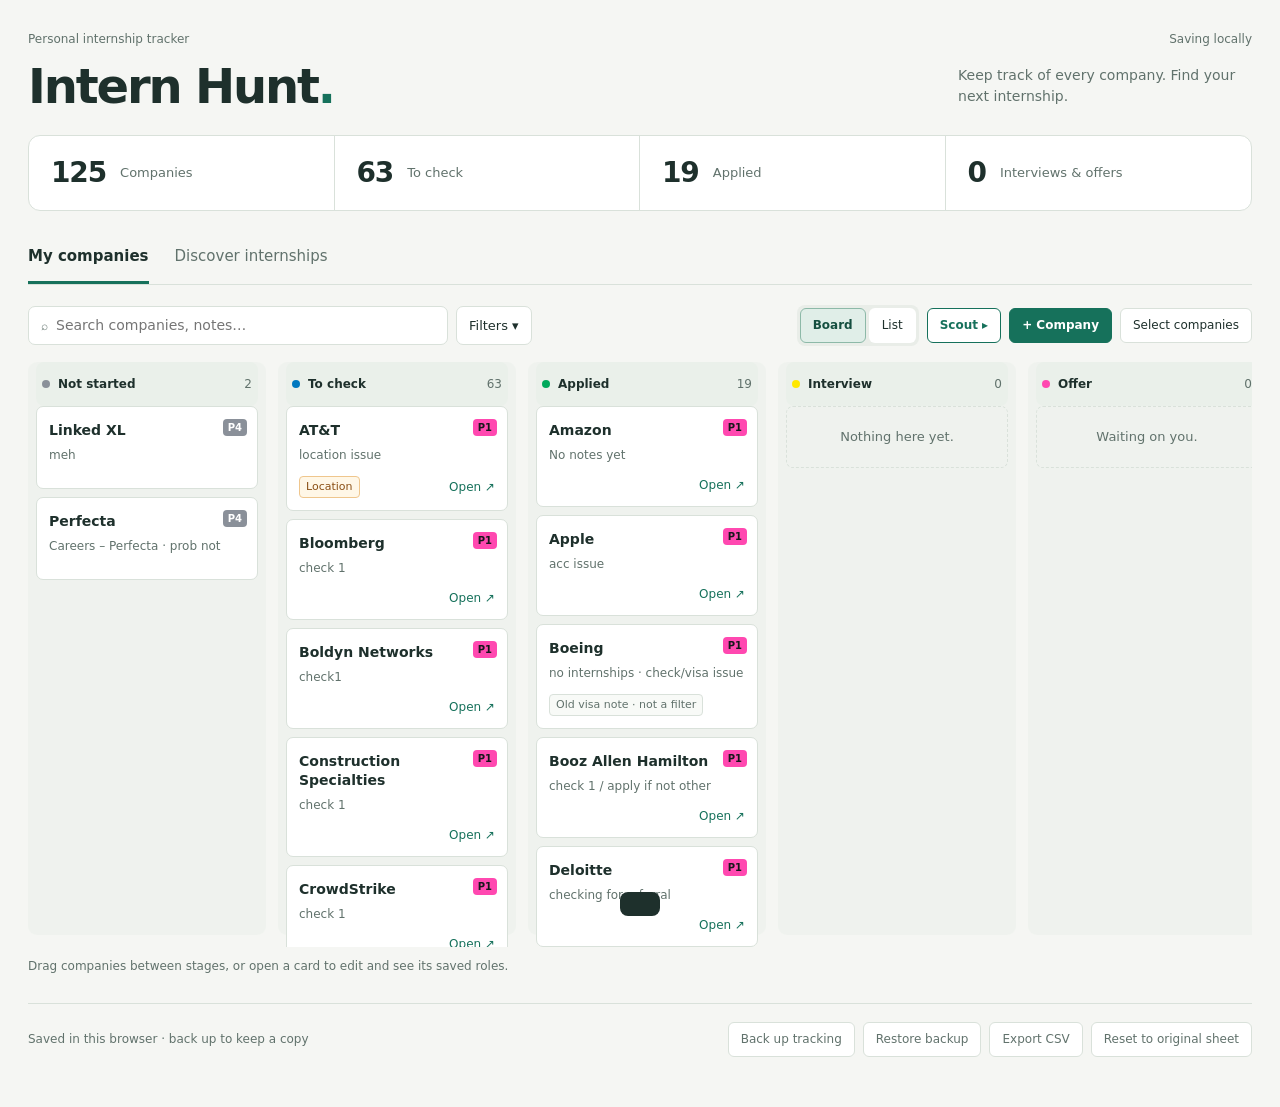
<file: index.html>
<!doctype html>
<html lang="en">
<head>
  <meta charset="utf-8">
  <meta name="viewport" content="width=device-width, initial-scale=1">
  <meta http-equiv="refresh" content="0; url=intern-hunt.html">
  <title>Intern Hunt</title>
</head>
<body>
  <p>Opening <a href="intern-hunt.html">Intern Hunt</a>&hellip;</p>
</body>
</html>
</file>
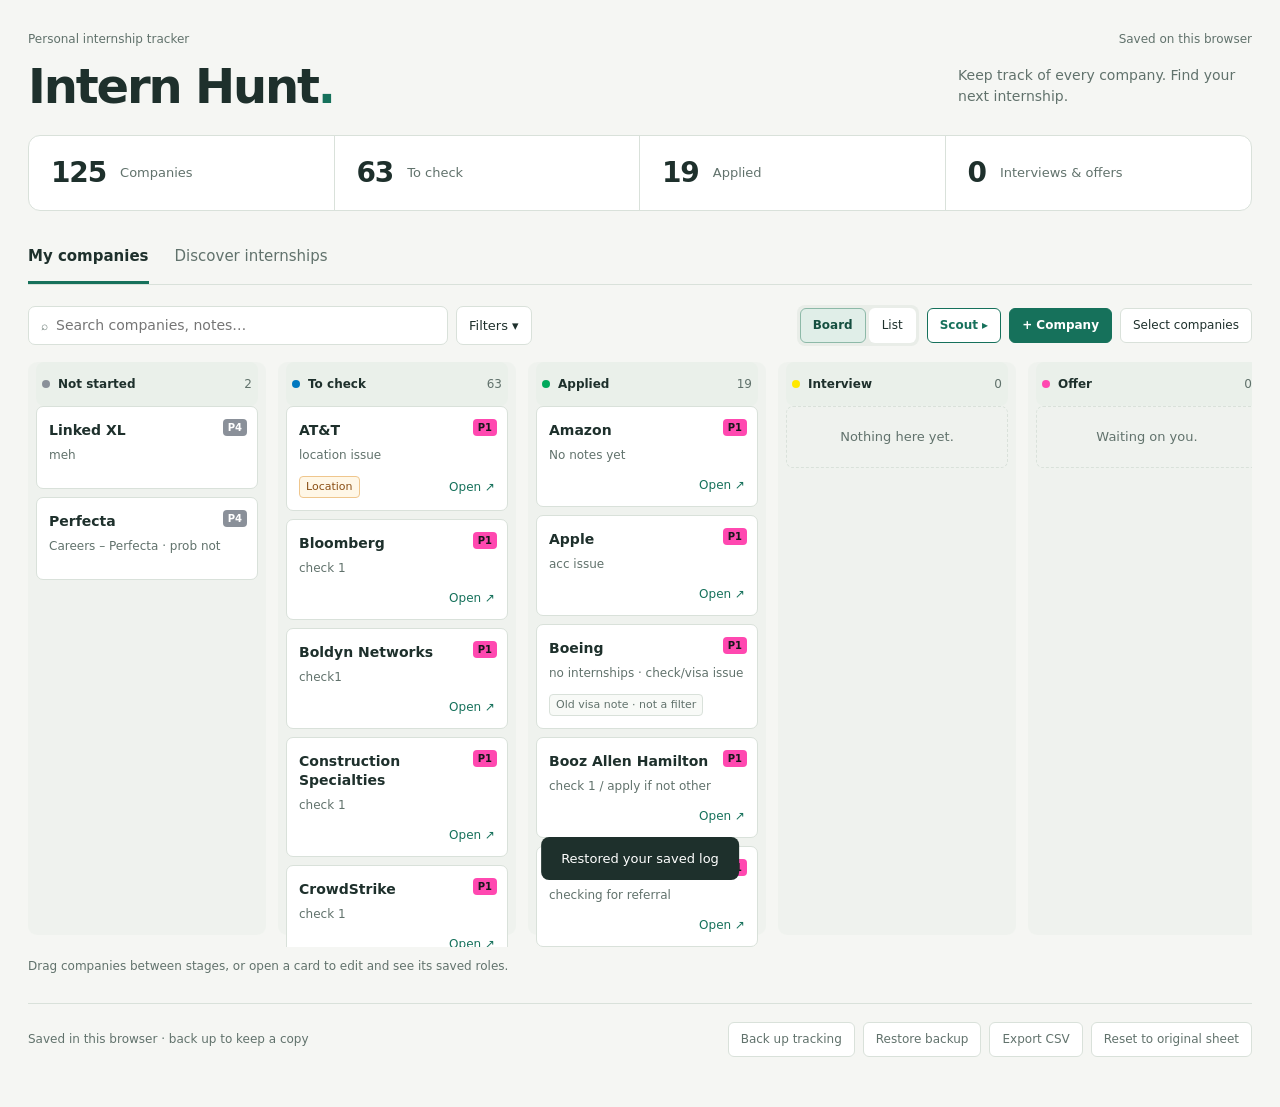
<file: intern-hunt.html>
<!doctype html>
<html lang="en">
<meta charset="utf-8">
<meta name="viewport" content="width=device-width, initial-scale=1">
<title>Intern Hunt</title>
<style>
:root{--paper:#f5f6f3;--panel:#fff;--ink:#1e302c;--ink-soft:#61726c;--rule:#d9e1da;--green:#16715b;--blue:#246c9c;--orange:#a74724;--pink:#16715b;--font-b:system-ui,-apple-system,"Segoe UI",sans-serif;--font-m:var(--font-b);--font-d:var(--font-b)}
*{box-sizing:border-box;margin:0;padding:0}
[hidden]{display:none!important}
html{-webkit-text-size-adjust:100%}
body{background:var(--paper);color:var(--ink);font:15px/1.5 var(--font-b);padding-bottom:50px}
button,input,select,textarea{font:inherit;color:inherit}
button,summary{cursor:pointer}
button{background:none;border:none}
button:disabled{opacity:.5;cursor:default}
a{color:var(--green)}
:focus-visible{outline:3px solid #3484b5;outline-offset:3px}
.wrap{max-width:1480px;margin:auto;padding:0 28px}
.mono{font-size:12px;color:var(--ink-soft)}
.masthead{padding:30px 0 22px}
.eyebrow{display:flex;justify-content:space-between;gap:16px;flex-wrap:wrap;font-size:12px;color:var(--ink-soft)}
.title-row{display:flex;align-items:center;justify-content:space-between;gap:24px;margin-top:12px}
h1{font-size:clamp(32px,5vw,48px);letter-spacing:-.045em;line-height:1.1;font-weight:750}
.title-dot{color:var(--green)}.tagline{max-width:33ch;color:var(--ink-soft);font-size:14px}
.score{display:grid;grid-template-columns:repeat(4,1fr);border:1px solid var(--rule);border-radius:12px;background:white;overflow:hidden;margin-bottom:24px}
.stat{padding:16px 22px;border-right:1px solid var(--rule);display:flex;align-items:center;gap:14px}.stat:last-child{border:0}
.stat .n{font-size:28px;font-weight:650;letter-spacing:-.04em}.stat .l{font-size:13px;color:var(--ink-soft)}
.page-tabs{display:flex;gap:26px;border-bottom:1px solid var(--rule);margin-bottom:4px}
.page-tabs button{padding:10px 0 14px;border-bottom:3px solid transparent;color:var(--ink-soft);font-size:15px}
.page-tabs button[aria-pressed=true]{border-color:var(--green);color:var(--ink);font-weight:650}
.toolbar{display:flex;flex-wrap:wrap;align-items:center;gap:8px;padding:16px 0;position:sticky;top:0;background:var(--paper);z-index:60}
.search{flex:1 1 230px;max-width:420px;min-width:180px;display:flex;align-items:center;gap:8px;padding:8px 12px;border:1px solid var(--rule);border-radius:7px;background:white}
.search input{border:0;background:none;min-width:0;width:100%;font-size:14px;outline:none}.search:focus-within{outline:2px solid var(--green)}
.chips{display:flex;gap:6px;flex-wrap:wrap}.spacer{flex:1}
.chip,.btn,.mini,.danger,.seg button,.tabs button,.more{font-size:12px;padding:8px 12px;border:1px solid var(--rule);background:white;border-radius:6px;white-space:normal;line-height:1.4}
.chip[aria-pressed=true],.seg button[aria-pressed=true],.tabs button[aria-pressed=true]{background:#e0eee8;border-color:#8db9a8;color:#154f40;font-weight:600}
.btn,.mini.add{background:var(--green);color:white;border-color:var(--green);font-weight:600}
.btn.ghost{background:white;color:var(--green)}
button:hover:not(:disabled){filter:brightness(.96)}
.danger{border-color:#e6b8a9;color:#9b3624}.mini{text-decoration:none;display:inline-block}.mini.done{color:var(--ink-soft);background:#eef2ef;pointer-events:none}
.seg{display:flex;gap:3px;padding:3px;background:#e9ede8;border-radius:8px}.seg button{border-color:transparent}
.filter-menu{position:relative;font-size:13px}.filter-menu>summary{padding:9px 12px;border:1px solid var(--rule);border-radius:7px;background:white;list-style:none}.filter-menu>summary:after{content:" ▾"}
.filter-options{position:absolute;top:46px;left:0;width:300px;background:white;border:1px solid var(--rule);box-shadow:0 8px 24px #20392a18;border-radius:9px;padding:16px;display:flex;flex-direction:column;align-items:flex-start;gap:10px}
.filter-options small{color:var(--ink-soft);font-size:12px}
.board{display:flex;gap:12px;overflow:auto;align-items:stretch;scrollbar-width:thin;padding-bottom:12px;max-height:65vh}
.col{flex:1 0 238px;min-width:238px;background:#eaf0ea80;border-radius:9px;padding:0 8px 8px}
.col-head{padding:13px 6px;display:flex;align-items:center;gap:8px;position:sticky;top:0;background:#eaf0ea!important;z-index:2;border-radius:8px}
.col-head h2{font-size:12px;font-weight:650;flex:1}.dot{width:8px;height:8px;border-radius:50%}.ct{font-size:12px;color:var(--ink-soft)}
.col-body{display:flex;flex-direction:column;gap:8px;min-height:140px}.col-body.over{outline:2px dashed var(--green);outline-offset:3px}
.card{position:relative;padding:14px 12px 12px;border:1px solid var(--rule);border-radius:7px;background:white;cursor:grab}
.card:hover{border-color:#8caf9c;box-shadow:0 2px 6px #20392a0c}.card.dragging{opacity:.4}
.card .pri{position:absolute;top:12px;right:10px;border-radius:4px;font-size:10px;padding:1px 5px;font-weight:600}
.card h3{font-size:14px;line-height:1.35;padding-right:32px;font-weight:650}
.card .sub{font-size:12px;color:var(--ink-soft);margin-top:6px;overflow:hidden;white-space:nowrap;text-overflow:ellipsis}
.card .foot{display:flex;flex-wrap:wrap;align-items:center;gap:6px;margin-top:12px}.card .go{font-size:12px;margin-left:auto;text-decoration:none}
.tagx,.pill{display:inline-block;border-radius:4px;font-size:11px;padding:2px 6px;border:1px solid var(--rule);color:var(--ink-soft);background:#f8faf7}
.tagx.warn{border-color:#efc68d;background:#fff7e7;color:#8a4f15}.tagx.new{background:#e8f3ed;color:#166148}
.empty{padding:20px 10px;color:var(--ink-soft);font-size:13px;text-align:center;border:1px dashed var(--rule);border-radius:7px}
#main{overflow-x:auto}.board-help{font-size:12px;color:var(--ink-soft);margin-top:10px}
table{width:100%;border-collapse:collapse;background:white;border:1px solid var(--rule);margin-top:4px}
th,td{text-align:left;padding:12px 10px;border-bottom:1px solid var(--rule);font-size:13px;vertical-align:top}
th{font-size:11px;font-weight:600;color:var(--ink-soft);background:#edf2ed;white-space:nowrap}
th[data-s]{cursor:pointer}tbody tr{cursor:pointer}tbody tr:hover{background:#f3f7f2}td.c-note{max-width:330px;font-size:12px;color:var(--ink-soft)}
.scrim{position:fixed;inset:0;background:#142c2466;z-index:200;opacity:0;pointer-events:none;transition:opacity .2s}.scrim.on{opacity:1;pointer-events:auto}
.sheet{position:fixed;inset:0 0 0 auto;width:min(560px,100%);background:var(--paper);border-left:1px solid var(--rule);z-index:201;transform:translateX(101%);transition:transform .22s;overflow:hidden;display:flex;flex-direction:column;visibility:hidden}
.sheet.on{transform:none;visibility:visible}
.sheet-hd{position:relative;flex:none;padding:24px;border-bottom:1px solid var(--rule);background:white}
.sheet-bd{flex:1;overflow:auto;padding:6px 24px 50px}
.sheet h2{font-size:26px;line-height:1.2;letter-spacing:-.025em;padding-right:36px;margin-top:6px}
.sheet .close{position:absolute;top:20px;right:20px;width:32px;height:32px;border:1px solid var(--rule);border-radius:6px;background:white;font-size:22px}
.field{margin-top:18px}.field>label{display:block;font-size:12px;font-weight:600;color:var(--ink-soft);margin-bottom:6px}
.field input,.field select,.field textarea{width:100%;padding:9px 11px;border:1px solid #b9c9be;border-radius:6px;background:white;font-size:14px}
.field p{font-size:12px;color:var(--ink-soft)}.field textarea{min-height:88px;resize:vertical}
.statgrid{display:grid;grid-template-columns:repeat(3,1fr);gap:6px}.statgrid button{padding:9px 4px;border:1px solid var(--rule);border-radius:6px;background:white;font-size:12px}
.statgrid button[aria-pressed=true]{background:#deeee4;border-color:#79a991;color:#145b42}
.linklist{display:flex;flex-direction:column;gap:7px}.linklist a{overflow-wrap:anywhere;font-size:12px;padding:10px;border:1px solid var(--rule);border-radius:6px;background:white}
.rowbtns{display:flex;flex-wrap:wrap;gap:8px;margin-top:22px}
.tabs{display:flex;gap:6px;margin-top:18px}.tabs button{flex:1}
.feed-tools{display:flex;flex-wrap:wrap;gap:6px;position:sticky;top:-6px;background:var(--paper);padding:12px 0;z-index:3}
.feed-tools input{flex:1 1 100%;width:100%;border:1px solid var(--rule);border-radius:6px;padding:9px;background:white;font-size:13px}
.scout-item{position:relative;border:1px solid var(--rule);border-radius:8px;background:white;padding:16px;margin-bottom:10px}
.scout-item h4{font-size:16px;padding-right:75px}.scout-item .role{font-size:14px;margin-top:5px}.scout-item .when{position:absolute;right:14px;top:17px;font-size:10px;color:var(--ink-soft)}
.scout-item .meta{display:flex;flex-wrap:wrap;gap:6px;margin:10px 0}.scout-item p,.attrib{font-size:12px;line-height:1.6;color:var(--ink-soft)}
.scout-item .acts{display:flex;flex-wrap:wrap;gap:7px;margin-top:14px}.more{width:100%;border-style:dashed}.attrib{margin-top:24px}
.toast{position:fixed;left:50%;bottom:20px;transform:translate(-50%,150%);z-index:400;background:var(--ink);color:white;border-radius:8px;padding:12px 20px;font-size:13px;max-width:90vw;text-align:center;transition:transform .2s}.toast.on{transform:translate(-50%,0)}
.footnote{display:flex;flex-wrap:wrap;align-items:center;gap:8px;margin-top:28px;padding-top:18px;border-top:1px solid var(--rule);color:var(--ink-soft);font-size:12px}
@media(max-width:700px){.wrap{padding:0 16px}.masthead{padding-top:20px}.title-row{display:block}.tagline{margin-top:12px;max-width:none}.score{grid-template-columns:repeat(2,1fr)}.stat{padding:12px 16px;border-bottom:1px solid var(--rule)}.stat:nth-child(2){border-right:0}.stat:nth-child(3){border-bottom:0}.stat .n{font-size:24px}.stat .l{font-size:12px}.toolbar{position:static}.search{flex-basis:100%;max-width:none}.toolbar .spacer{display:none}.filter-options{width:280px}.col{flex:0 0 80vw;min-width:80vw}.board{max-height:65vh}.sheet-hd{padding:20px}.sheet-bd{padding:4px 18px 40px}.footnote>.spacer{display:none}}
@media(prefers-reduced-motion:reduce){*{transition:none!important;animation:none!important}}
</style>
<style id="monitor-styles">
#monitor{margin:20px 0;padding:0;background:transparent}
#monitor h2{font-size:25px;margin:0 0 8px}#monitor h3{font-size:18px;margin:20px 0 10px}
#monitor p{margin:8px 0;color:#46515b;font-size:14px;line-height:1.6}
.monitor-controls{display:flex;flex-wrap:wrap;gap:8px;margin:16px 0;align-items:center}
.monitor-controls input,.monitor-controls select{font:inherit;max-width:100%;padding:9px;border:1px solid #707780;border-radius:6px;background:white}
.monitor-controls input{flex:1;min-width:160px}.monitor-controls label{font-size:13px;display:flex;align-items:center;gap:6px}
.monitor-controls input[type=checkbox]{min-width:0;flex:none}
.monitor-summary{display:flex;flex-wrap:wrap;gap:8px}.monitor-summary span{background:#e9efea;border-radius:5px;padding:5px 9px;font-size:12px}
.monitor-jobs{display:grid;gap:10px}
.monitor-company{margin:0!important;border:1px solid #b9c0c5;border-radius:8px;background:#fff;min-width:0}
.monitor-company>summary{display:flex;justify-content:space-between;gap:12px;padding:13px 16px;list-style:none;align-items:center}
.monitor-company>summary::-webkit-details-marker{display:none}
.monitor-company>summary:before{content:'▸';color:#00784e}.monitor-company[open]>summary:before{content:'▾'}
.monitor-company>summary span:first-of-type{flex:1;font-weight:700}.monitor-company>summary span:last-of-type{font-size:12px;color:#46515b}
.monitor-company-jobs{display:grid;grid-template-columns:repeat(auto-fit,minmax(min(100%,290px),1fr));gap:12px;padding:0 12px 12px}
.monitor-job{padding:16px;border:1px solid #b9c0c5;border-radius:8px;background:white;min-width:0}
.monitor-job h3{font-size:16px!important;margin:4px 0!important;line-height:1.4}.monitor-job p{font-size:12px!important;margin:5px 0!important}
.monitor-job .event{font-size:11px;letter-spacing:.05em;font-weight:700;text-transform:uppercase;color:#00784e}
.monitor-job .actions{display:flex;flex-wrap:wrap;gap:8px;margin-top:12px}.monitor-job a{font-size:13px}
#monitor details{margin-top:18px}#monitor summary{cursor:pointer;font-weight:600}.monitor-sources{max-height:360px;overflow:auto;margin-top:10px}
.monitor-source{border-top:1px solid #d5dadd;padding:9px 0;font-size:13px;overflow-wrap:anywhere}.monitor-source small{display:block;color:#555}
.monitor-warning{border-left:4px solid #b75a00;padding:8px 12px;background:#fff0d8}
#monitor button:focus-visible,#monitor a:focus-visible,#monitor input:focus-visible,#monitor select:focus-visible,#monitor summary:focus-visible{outline:3px solid #0078bf;outline-offset:3px}
.bulk-bar{display:flex;flex-wrap:wrap;gap:12px;align-items:center;padding:12px 16px;margin:10px 0;border:1px solid var(--rule);background:#eef4f3;border-radius:8px}
.bulk-bar[hidden]{display:none}.bulk-bar button:disabled{opacity:.45;cursor:default}
.selection-box{display:flex;align-items:center;gap:8px;font-size:12px;margin-bottom:10px}.selection-box input{width:18px;height:18px;accent-color:var(--green)}
.posting-count{font-size:12px;color:var(--ink-soft);margin:8px 0}.saved-posting{padding:12px 0;border-top:1px solid var(--rule)}.saved-posting details{font-size:12px;margin-top:8px}
</style>

<div class="wrap">

  <header class="masthead">
    <div class="eyebrow mono">
      <span>Personal internship tracker</span>
      <span id="saveState">Saving locally</span>
    </div>
    <div class="title-row">
      <h1>Intern Hunt<span class="title-dot">.</span></h1>
      <p class="tagline" id="tagline"></p>
    </div>

  </header>

  <div class="score" id="score"></div>
  <nav class="page-tabs" aria-label="Dashboard sections">
    <button id="trackerTab" aria-pressed="true">My companies</button>
    <button id="discoverTab" aria-pressed="false">Discover internships</button>
  </nav>

  <section id="trackerPanel" aria-label="Company tracking">
  <div class="toolbar">
    <label class="search">
      <span class="mono" aria-hidden="true">⌕</span>
      <input id="q" type="search" placeholder="Search companies, notes…" aria-label="Search companies">
    </label>
    <details class="filter-menu"><summary>Filters</summary><div class="filter-options">
    <span>Priority</span><div class="chips" id="priChips"></div>
    <button class="chip" id="hideClosed" aria-pressed="true">Hide closed</button>
    <button class="chip" id="onlyLive" aria-pressed="true">Hide no sponsorship</button>
    <button class="chip" id="showRestricted" aria-pressed="false">Show citizenship / clearance</button>
    <small>Only a posting’s own wording affects eligibility. Unknown postings stay included.</small>
    </div></details>
    <span class="spacer"></span>
    <div class="seg" role="group" aria-label="View">
      <button id="viewBoard" aria-pressed="true">Board</button>
      <button id="viewList" aria-pressed="false">List</button>
    </div>
    <button class="btn ghost" id="openScout">Scout ▸</button>
    <button class="btn" id="openAdd">+ Company</button>
    <button class="chip" id="selectMode" aria-pressed="false">Select companies</button>
  </div>

  <div id="bulkBar" class="bulk-bar" hidden>
    <span id="selectionCount" aria-live="polite"></span>
    <button class="mini" id="selectShown">Select all shown</button>
    <button class="mini" id="clearSelected">Clear</button>
    <button class="danger" id="deleteSelected">Delete selected</button>
    <button class="mini" id="finishSelection">Done</button>
  </div>
  <div id="undoBar" class="bulk-bar" hidden><span id="undoLabel"></span><button class="mini" id="undoDelete">Undo deletion</button></div>
  <main id="main"></main>
  <p class="board-help">Drag companies between stages, or open a card to edit and see its saved roles.</p>
  </section>
  <section id="discoverPanel" aria-label="Discover internships" hidden>
    <section id="monitor" aria-label="Daily job monitor"></section>
  </section>

  <div class="footnote">
    <span>Saved in this browser · back up to keep a copy</span>
    <span class="spacer"></span>
    <button class="mini" id="backupBtn">Back up tracking</button>
    <button class="mini" id="restoreBtn">Restore backup</button>
    <input id="restoreFile" type="file" accept="application/json,.json" hidden>
    <button class="mini" id="exportBtn">Export CSV</button>
    <button class="mini" id="resetBtn">Reset to original sheet</button>
  </div>
</div>

<div class="scrim" id="scrim"></div>

<aside class="sheet" id="sheet" role="dialog" aria-modal="true" aria-label="Company details"></aside>

<div class="toast" id="toast" role="status" aria-live="polite"></div>

<script id="monitor-data">
window.INTERN_MONITOR = {jobs:{},sources:{},events:[],companies:[]};
</script>
<script id="storage">
// Preserve original raw values before parsing, migration, or any write.
window.internStorageSafe = true;
window.backupInternStorage = function(reason = 'before-posting-v2') {
  const key = 'internhunt.backup.' + reason;
  if (localStorage.getItem(key)) return key;
  const raw = JSON.stringify({at:new Date().toISOString(), board:localStorage.getItem('internhunt.v1'), monitor:localStorage.getItem('internhunt.monitor.v1')});
  localStorage.setItem(key, raw);
  if (localStorage.getItem(key) !== raw) throw new Error('Backup could not be verified');
  return key;
};
try { window.backupInternStorage(); }
catch { window.internStorageSafe = false; }
window.storage = {
  async get(key) { const value = localStorage.getItem(key); return value === null ? null : {value}; },
  async set(key, value) {
    if (!window.internStorageSafe) throw new Error('Storage backup failed; original data left untouched');
    localStorage.setItem(key, value); return {key};
  }
};
</script>
<script id="eligibility">
/* Posting text only: company reputation and legacy feed labels are not evidence. */
(() => {
  'use strict';
  const negative = /\b(?:(?:will\s+not|won't|do\s+not|does\s+not|unable\s+to|cannot|can't|not\s+able\s+to)\s+(?:currently\s+)?(?:offer\s+|provide\s+)?(?:visa\s+)?sponsor(?:ship)?|no\s+(?:visa\s+)?sponsorship(?!\s+restrictions?\b)|sponsorship\s+(?:is\s+)?(?:not\s+available|unavailable|not\s+offered|not\s+provided)|not\s+eligible\s+for\s+sponsorship|without\s+sponsorship\s+now\s+or\s+in\s+the\s+future|without\s+the\s+need\s+for\s+sponsorship|not\s+(?:currently\s+)?(?:offer|provide)\s+(?:visa\s+)?sponsorship)\b/gi;
  const positive = /\b(?:(?:will|can|we)\s+sponsor|(?:offer|offers|provide|provides)\s+(?:visa\s+)?(?:sponsorship|immigration\s+(?:support|assistance))|(?:visa\s+)?sponsorship\s+(?:is\s+|will\s+be\s+)?(?:available|offered|provided)|immigration(?:\s+(?:support|assistance))?\s+(?:is\s+|will\s+be\s+)?(?:available|offered|provided)|(?:f[- ]?1|cpt|opt)(?:\s*(?:\/|,|and|or)\s*(?:f[- ]?1|cpt|opt))*\s+(?:(?:visa|candidates?|students?|holders?|applicants?)\s+){0,3}(?:are\s+|is\s+)?(?:welcome|accepted|eligible|supported|works?)|(?:accept|accepts|welcome|welcomes|hire|hires|support|supports)\s+(?:(?:candidates?|students?|on|with|an?|the|under|using|valid|currently)\s+){0,6}(?:f[- ]?1|cpt|opt))\b/i;
  // Remove negated acceptance before looking for a positive signal, without
  // erasing a separate positive clause such as "no sponsorship, OPT welcome".
  const negatedPositive = /\b(?:(?:not|never|no\s+longer)\s+(?:currently\s+)?(?:offer|provide|accept|welcome|hire|support)\s+(?:(?:visa|immigration|candidates?|students?|on|with|an?|the|under|using|valid|currently)\s+){0,6}(?:sponsorship|support|assistance|f[- ]?1|cpt|opt)|(?:f[- ]?1|cpt|opt)(?:\s*(?:\/|,|and|or)\s*(?:f[- ]?1|cpt|opt))*\s+(?:(?:visa|candidates?|students?|holders?|applicants?)\s+){0,3}(?:are\s+|is\s+)?(?:not|never)\s+(?:welcome|accepted|eligible|supported))\b/gi;
  const restriction = /\b(?:(?:us|united\s+states)\s+(?:citizens?|persons?)\s+(?:only|required)|(?:us\s+)?citizenship\s+(?:is\s+)?required|(?:security\s+)?clearance\s+(?:is\s+)?required|must\s+be\s+(?:an?\s+)?(?:us|united\s+states)\s+(?:citizen|person)|(?:must\s+(?:have|hold|obtain|maintain)|required\s+to\s+(?:have|hold|obtain|maintain))\s+(?:an?\s+)?(?:active\s+)?(?:security\s+)?clearance|must\s+be\s+able\s+to\s+(?:obtain|maintain)\s+(?:an?\s+)?(?:security\s+)?clearance)\b/i;
  const noRestriction = /\b(?:(?:no|without)\s+(?:(?:us|united\s+states)\s+)?(?:citizenship|(?:security\s+)?clearance)\s+(?:is\s+)?(?:required|needed)|(?:(?:us|united\s+states)\s+)?(?:citizenship|(?:security\s+)?clearance)\s+(?:is\s+)?not\s+(?:required|needed)|not\s+(?:limited|restricted)\s+to\s+(?:us|united\s+states)\s+citizens?\s+only)\b/gi;
  const flatten = value => Array.isArray(value) ? value.map(flatten).join('\n') : typeof value === 'string' ? value : '';
  function plain(value) {
    return flatten(value)
      .replace(/<(script|style)\b[^>]*>[\s\S]*?<\/\1>/gi, ' ')
      .replace(/<\/?(?:p|div|li|br|h[1-6])\b[^>]*>/gi, '\n')
      .replace(/<[^>]*>/g, ' ')
      .replace(/&(?:amp|lt|gt|quot|apos|nbsp|#39);/gi, entity => ({'&amp;':'&','&lt;':'<','&gt;':'>','&quot;':'"','&apos;':"'",'&#39;':"'",'&nbsp;':' '})[entity.toLowerCase()])
      .replace(/&#(x[0-9a-f]+|\d+);/gi, (_, code) => {
        const n = code[0].toLowerCase() === 'x' ? parseInt(code.slice(1),16) : Number(code);
        return n > 0 && n <= 0x10ffff ? String.fromCodePoint(n) : ' ';
      })
      .replace(/[‘’]/g, "'").replace(/[‐‑–—]/g, '-')
      .replace(/\bu\.\s*s\./gi, 'US').replace(/[^\S\n]+/g, ' ').trim();
  }
  function classify(record = {}) {
    const body = ['posting_text','description','requirements','qualifications'].map(key => plain(record[key])).filter(Boolean);
    const sentences = [plain(record.title || record.t), ...body].join('\n').split(/[.!?;\n]+/).map(s => s.trim()).filter(Boolean);
    let blocked = false, sponsors = false, citizen = false;
    const evidence = [];
    for (const sentence of sentences) {
      let negativeHere = false;
      const unblocked = sentence.replace(negative, () => { negativeHere = true; return ' '; });
      const positiveHere = positive.test(unblocked.replace(negatedPositive, ' '));
      const restrictionHere = restriction.test(sentence.replace(noRestriction, ' '));
      blocked ||= negativeHere; sponsors ||= positiveHere; citizen ||= restrictionHere;
      if ((negativeHere || positiveHere || restrictionHere) && !evidence.includes(sentence)) evidence.push(sentence);
    }
    return {
      sponsorship_state: blocked ? (sponsors ? 'review' : 'blocked') : (sponsors ? 'sponsors' : 'silent'),
      sponsorship_checked: body.length > 0,
      sponsorship_evidence: evidence,
      citizenship_required: citizen
    };
  }
  window.InternEligibility = {classify};
})();
</script>
<script id="app">
/* ===================== data ===================== */
const SEED = [{"name":"38 North Security","priority":"P3","links":[],"notes":"no website","status":"closed","blocker":"","reason":"No intern openings found","referral":"","applyDate":"","src":"sheet","id":"s000"},{"name":"Alarm.com","priority":"P3","links":[],"notes":"no internships · check","status":"closed","blocker":"","reason":"No intern openings found","referral":"","applyDate":"","src":"sheet","id":"s001"},{"name":"Allegion","priority":"P3","links":[],"notes":"none in VA · check","status":"closed","blocker":"","reason":"No intern openings found","referral":"","applyDate":"","src":"sheet","id":"s002"},{"name":"Accelevation LLC","priority":"P3","links":["https://recruitingbypaycor.com/career/CareerHome.action?clientId=8a7883d0930d0e990193413b00b52d05"],"notes":"check","status":"applied","blocker":"","reason":"","referral":"","applyDate":"","src":"sheet","id":"s003"},{"name":"Accenture","priority":"P1","links":[],"notes":"none · check","status":"closed","blocker":"","reason":"Applications closed","referral":"","applyDate":"","src":"sheet","id":"s004"},{"name":"Aryaka","priority":"P3","links":[],"notes":"no internships","status":"closed","blocker":"","reason":"No intern openings found","referral":"","applyDate":"","src":"sheet","id":"s005"},{"name":"Aireon LLC","priority":"P3","links":["https://aireon.pinpointhq.com/#js-careers-jobs-block"],"notes":"check","status":"tocheck","blocker":"","reason":"","referral":"","applyDate":"","src":"sheet","id":"s006"},{"name":"Amazon","priority":"P1","links":["https://amazon.jobs/en/jobs/2996918/2026-business-analyst-intern","https://amazon.jobs/en/jobs/3037587/2026-program-manager-intern"],"notes":"","status":"applied","blocker":"","reason":"","referral":"","applyDate":"","src":"sheet","id":"s007"},{"name":"AnaVation LLC","priority":"P2","links":["https://anavationllc.com/careers"],"notes":"check","status":"applied","blocker":"","reason":"","referral":"","applyDate":"","src":"sheet","id":"s008"},{"name":"Audley Consulting Group","priority":"P3","links":[],"notes":"no internships · check","status":"closed","blocker":"","reason":"No intern openings found","referral":"","applyDate":"","src":"sheet","id":"s009"},{"name":"Axiologic Solutions LLC","priority":"P3","links":[],"notes":"no internships","status":"closed","blocker":"","reason":"No intern openings found","referral":"","applyDate":"","src":"sheet","id":"s010"},{"name":"Appian Corporation","priority":"P2","links":["https://careers.appian.com/jobs?jobs-experience-level=jobs-experience-level%3Acampus&jobs-location=jobs-location%3Amclean--virginia"],"notes":"check","status":"applied","blocker":"","reason":"","referral":"","applyDate":"","src":"sheet","id":"s011"},{"name":"Apple","priority":"P1","links":["https://jobs.apple.com/en-us/details/200606142/business-marketing-and-g-a-internships?team=STDNT"],"notes":"acc issue","status":"applied","blocker":"","reason":"","referral":"","applyDate":"","src":"sheet","id":"s012"},{"name":"Blue Ridge ESOP Associates","priority":"P3","links":[],"notes":"no internships","status":"closed","blocker":"","reason":"No intern openings found","referral":"","applyDate":"","src":"sheet","id":"s013"},{"name":"Bluefoot Inc.","priority":"P3","links":[],"notes":"couldnt find","status":"closed","blocker":"","reason":"No intern openings found","referral":"","applyDate":"","src":"sheet","id":"s014"},{"name":"Asurion","priority":"P2","links":[],"notes":"no internships · check1","status":"closed","blocker":"","reason":"No intern openings found","referral":"","applyDate":"","src":"sheet","id":"s015"},{"name":"AT-RISK International LLC","priority":"P2","links":[],"notes":"no internships · check1","status":"closed","blocker":"","reason":"No intern openings found","referral":"","applyDate":"","src":"sheet","id":"s016"},{"name":"AT&T","priority":"P1","links":["https://www.att.jobs/technology-programs-and-internships"],"notes":"location issue","status":"tocheck","blocker":"location","reason":"","referral":"","applyDate":"","src":"sheet","id":"s017"},{"name":"CapCenter","priority":"P3","links":[],"notes":"no internships","status":"closed","blocker":"","reason":"No intern openings found","referral":"","applyDate":"","src":"sheet","id":"s018"},{"name":"Capital Edge Consulting","priority":"P3","links":[],"notes":"no internships","status":"closed","blocker":"","reason":"No intern openings found","referral":"","applyDate":"","src":"sheet","id":"s019"},{"name":"CLA (CliftonLarsonAllen)","priority":"P3","links":[],"notes":"no internships","status":"closed","blocker":"","reason":"No intern openings found","referral":"","applyDate":"","src":"sheet","id":"s020"},{"name":"Bank of America","priority":"P1","links":["https://careers.bankofamerica.com/en-us/students/job-detail/12943/global-technology-summer-analyst-2026-business-analyst-multiple-locations"],"notes":"visa issue","status":"closed","blocker":"visa","reason":"Visa / citizenship requirement","referral":"no","applyDate":"","src":"sheet","id":"s021"},{"name":"Creative Information Technology Inc.","priority":"P3","links":[],"notes":"no internships · check","status":"closed","blocker":"","reason":"No intern openings found","referral":"","applyDate":"","src":"sheet","id":"s022"},{"name":"Bloomberg","priority":"P1","links":["https://bloomberg.avature.net/careers/SearchJobs/?1686=%5B55479%5D&1686_format=2312&listFilterMode=1&jobRecordsPerPage=12&"],"notes":"check 1","status":"tocheck","blocker":"","reason":"","referral":"","applyDate":"","src":"sheet","id":"s023"},{"name":"Boeing","priority":"P1","links":[],"notes":"no internships · check/visa issue","status":"applied","blocker":"visa","reason":"","referral":"","applyDate":"","src":"sheet","id":"s024"},{"name":"Boldyn Networks","priority":"P1","links":["https://baicommunications.wd3.myworkdayjobs.com/External"],"notes":"check1","status":"tocheck","blocker":"","reason":"","referral":"","applyDate":"","src":"sheet","id":"s025"},{"name":"Booz Allen Hamilton","priority":"P1","links":["https://www.boozallen.com/careers/candidate-resources/application-process-questions.html"],"notes":"check 1 / apply if not other","status":"applied","blocker":"","reason":"","referral":"","applyDate":"","src":"sheet","id":"s026"},{"name":"BruckEdwards","priority":"P2","links":["https://recruiting.paylocity.com/recruiting/jobs/All/7535baaa-92d9-4c38-aeaa-481adb5b1494/BruckEdwards-Inc"],"notes":"check 1","status":"tocheck","blocker":"","reason":"","referral":"","applyDate":"","src":"sheet","id":"s027"},{"name":"DCU Solutions","priority":"P3","links":[],"notes":"no internships","status":"closed","blocker":"","reason":"No intern openings found","referral":"","applyDate":"","src":"sheet","id":"s028"},{"name":"Carahsoft","priority":"P3","links":["https://www.carahsoft.com/careers"],"notes":"check","status":"applied","blocker":"","reason":"","referral":"","applyDate":"","src":"sheet","id":"s029"},{"name":"Delta Consulting Group","priority":"P4","links":[],"notes":"no internships","status":"closed","blocker":"","reason":"No intern openings found","referral":"","applyDate":"","src":"sheet","id":"s030"},{"name":"Construction Specialties","priority":"P1","links":["https://csgroup.taleo.net/careersection/cs_external_career_section/jobsearch.ftl?lang=en&portal=10100020157"],"notes":"check 1","status":"tocheck","blocker":"","reason":"","referral":"","applyDate":"","src":"sheet","id":"s031"},{"name":"Credence Management Solutions LLC","priority":"P2","links":["https://careers-credence-llc.icims.com/jobs/search?ss=1&searchKeyword=internship"],"notes":"check1","status":"tocheck","blocker":"","reason":"","referral":"","applyDate":"","src":"sheet","id":"s032"},{"name":"CrowdStrike","priority":"P1","links":["https://crowdstrike.wd5.myworkdayjobs.com/crowdstrikecareers?Job_Family=1408861ee6e2015adbe3e7f6b000de0b"],"notes":"check 1","status":"tocheck","blocker":"","reason":"","referral":"","applyDate":"","src":"sheet","id":"s033"},{"name":"EMCOR Government Services","priority":"P4","links":["https://recruiting.ultipro.com/EMC1002EMCGI/JobBoard/cc563430-39f7-4c82-bdfe-62f295bd857a/?q=intern&o=relevance&w=Virginia%2C+USA&wc=-78.697948713%2C37.512820504&we=-81.413998713%2C40.228870504%7C-75.98189871299999%2C34.796770504&wpst=3"],"notes":"check","status":"tocheck","blocker":"","reason":"","referral":"","applyDate":"","src":"sheet","id":"s034"},{"name":"CVS Health","priority":"P2","links":[],"notes":"no internships","status":"closed","blocker":"","reason":"No intern openings found","referral":"","applyDate":"","src":"sheet","id":"s035"},{"name":"ESET North America","priority":"P4","links":["https://jobs.eset.com/en-US/ESET_External?q=intern"],"notes":"no internship","status":"closed","blocker":"","reason":"No intern openings found","referral":"","applyDate":"","src":"sheet","id":"s036"},{"name":"Exor Solutions","priority":"P4","links":["https://exorsolutions.com/31-2"],"notes":"no internship","status":"closed","blocker":"","reason":"No intern openings found","referral":"","applyDate":"","src":"sheet","id":"s037"},{"name":"FanDuel","priority":"P4","links":["https://www.fanduel.careers/future-teammates/early-careers"],"notes":"check","status":"tocheck","blocker":"","reason":"","referral":"","applyDate":"","src":"sheet","id":"s038"},{"name":"Dark Wolf Solutions","priority":"P2","links":["https://darkwolfsolutions.com/join-the-pack#positions"],"notes":"check1","status":"tocheck","blocker":"","reason":"","referral":"","applyDate":"","src":"sheet","id":"s039"},{"name":"Darktrace","priority":"P2","links":[],"notes":"no internships · check1","status":"closed","blocker":"","reason":"No intern openings found","referral":"","applyDate":"","src":"sheet","id":"s040"},{"name":"FINRA","priority":"P3","links":["https://www.finra.org/careers/internships"],"notes":"check","status":"tocheck","blocker":"","reason":"","referral":"","applyDate":"","src":"sheet","id":"s041"},{"name":"Freddie Mac","priority":"P2","links":["https://careers.freddiemac.com/us/en/c/technology-jobs?from=30&s=1","https://careers.freddiemac.com/us/en/c/university-jobs"],"notes":"check","status":"applied","blocker":"","reason":"","referral":"","applyDate":"","src":"sheet","id":"s042"},{"name":"Frontpoint Security","priority":"P4","links":["https://www.frontpointsecurity.com/careers?srsltid=AfmBOorCE99WiVsdL-DnXct66Fcw0ryh53BE9l02e7uTtHyTRhhJbRKw"],"notes":"no internship","status":"closed","blocker":"","reason":"No intern openings found","referral":"","applyDate":"","src":"sheet","id":"s043"},{"name":"Deloitte","priority":"P1","links":["https://apply.deloitte.com/en_US/careers/SearchJobs/?9339=%5B478%5D&9339_format=5915&listFilterMode=1&jobSort=relevancy&jobRecordsPerPage=10&jobOffset=0&sort=relevancy","https://apply.deloitte.com/en_US/careers/JobDetail/Audit-Assurance-Intern-Data-Analytics-Summer-2026/309450","https://apply.deloitte.com/en_US/careers/JobDetail/Audit-Assurance-Discovery-Intern-Sophomore-Junior-Business-Technology-Profile-Summer-2026/306703"],"notes":"checking for referral","status":"applied","blocker":"","reason":"","referral":"","applyDate":"","src":"sheet","id":"s044"},{"name":"Deltek","priority":"P2","links":["https://sjobs.brassring.com/TGnewUI/Search/Home/Home?partnerid=25397&siteid=5259#keyWordSearch=internship&locationSearch="],"notes":"check","status":"applied","blocker":"","reason":"","referral":"","applyDate":"","src":"sheet","id":"s045"},{"name":"General Atomics Aeronautical Systems Inc.","priority":"P4","links":["https://www.ga-careers.com/search-jobs"],"notes":"no internship","status":"closed","blocker":"","reason":"No intern openings found","referral":"","applyDate":"","src":"sheet","id":"s046"},{"name":"Dev Technology Group Inc.","priority":"P2","links":["https://devtechnology.com/careers"],"notes":"check","status":"closed","blocker":"visa","reason":"Visa / citizenship requirement","referral":"","applyDate":"","src":"sheet","id":"s047"},{"name":"Global Impact","priority":"P4","links":["https://charity.org/about/careers"],"notes":"no internship","status":"closed","blocker":"","reason":"No intern openings found","referral":"","applyDate":"","src":"sheet","id":"s048"},{"name":"Goldkiang Group CPA's","priority":"P4","links":["https://ggroupcpas.com/career-planning/current-openings"],"notes":"no internship","status":"closed","blocker":"","reason":"No intern openings found","referral":"","applyDate":"","src":"sheet","id":"s049"},{"name":"Draper","priority":"P3","links":["https://draper.wd5.myworkdayjobs.com/Draper_Careers?q=student+&workerSubType=b9bd15164d241000cf9857a64e2e0000"],"notes":"check nov","status":"tocheck","blocker":"","reason":"","referral":"","applyDate":"","src":"sheet","id":"s050"},{"name":"GroupM","priority":"P4","links":["https://jobs.jobvite.com/groupm-na/search?r=USA&c=&s=&q="],"notes":"no internship","status":"closed","blocker":"","reason":"No intern openings found","referral":"","applyDate":"","src":"sheet","id":"s051"},{"name":"Groupon","priority":"P4","links":[],"notes":"Jobs at Groupon · no internship","status":"closed","blocker":"","reason":"No intern openings found","referral":"","applyDate":"","src":"sheet","id":"s052"},{"name":"Guidehouse","priority":"P4","links":["https://guidehouse.wd1.myworkdayjobs.com/External?q=internship&locationCountry=bc33aa3152ec42d4995f4791a106ed09&locations=56903c4a7d6b1000e2161c3768580000&locations=ed8529cfb16d100154b01576edca0000&locations=9f4c046589611000e2262c0431020000&locations=56903c4a7d6b1000e215f18d84d20000&locations=9f4c046589611000e22604de25580000&locations=56903c4a7d6b1000e214e8ad7bb40000&locations=56903c4a7d6b1000e2167ec7fdfd0000"],"notes":"no internship","status":"closed","blocker":"","reason":"No intern openings found","referral":"","applyDate":"","src":"sheet","id":"s053"},{"name":"Halfaker and Associates LLC","priority":"P3","links":["https://jobs.saic.com/pages/candidate-resources"],"notes":"check prob not","status":"tocheck","blocker":"","reason":"","referral":"","applyDate":"","src":"sheet","id":"s054"},{"name":"ECS Federal","priority":"P2","links":["https://myjobs.adp.com/ecsdataandaijobs/cx/job-listing?keyword=intern"],"notes":"check1","status":"tocheck","blocker":"","reason":"","referral":"","applyDate":"","src":"sheet","id":"s055"},{"name":"Ellucian","priority":"P2","links":["https://careers.ellucian.com/jobs?tags1=Intern&page=1"],"notes":"def check1","status":"tocheck","blocker":"","reason":"","referral":"","applyDate":"","src":"sheet","id":"s056"},{"name":"ID.me","priority":"P4","links":["https://job-boards.greenhouse.io/idme?keyword=internship"],"notes":"no internship","status":"closed","blocker":"","reason":"No intern openings found","referral":"","applyDate":"","src":"sheet","id":"s057"},{"name":"ImageX","priority":"P4","links":["https://imagexmedia.com/careers"],"notes":"no internship","status":"closed","blocker":"","reason":"No intern openings found","referral":"","applyDate":"","src":"sheet","id":"s058"},{"name":"Intellias","priority":"P4","links":["https://www.google.com/url?sa=t&rct=j&q=&esrc=s&source=web&cd=&cad=rja&uact=8&ved=2ahUKEwjR-JvZ8fOOAxURITQIHdmrFJAQFnoECBwQAQ&url=https%3A%2F%2Fcareer.intellias.com%2F&usg=AOvVaw34j7SAVUrGKF54ci8PhfPJ&opi=89978449"],"notes":"check prob not","status":"tocheck","blocker":"","reason":"","referral":"","applyDate":"","src":"sheet","id":"s059"},{"name":"Epic Systems","priority":"P2","links":["https://careers.epic.com/jobs/?search=intern&educationTypeIds=&positionTypeIds="],"notes":"check1","status":"tocheck","blocker":"","reason":"","referral":"","applyDate":"","src":"sheet","id":"s060"},{"name":"Ernst & Young","priority":"P1","links":["https://usearlycareers.ey.com/search-jobs/Virginia%2C%20US/39053/3/6252001-6254928/37x54812/-77x44675/50/2"],"notes":"checking for referral","status":"tocheck","blocker":"","reason":"","referral":"","applyDate":"","src":"sheet","id":"s061"},{"name":"Kerecis","priority":"P4","links":["https://recruiting.paylocity.com/Recruiting/Jobs/All/8c93875e-3025-4992-8cf6-e0631956008f/Kerecis-LLC?location=All%20Locations&department=All%20Departments"],"notes":"check prob not","status":"tocheck","blocker":"","reason":"","referral":"","applyDate":"","src":"sheet","id":"s062"},{"name":"Fannie Mae","priority":"P2","links":["https://www.fanniemae.com/careers/search-all-jobs#q=intern&first=10&sort=relevancy&f:@joblocation=[Reston%2C%20Virginia,Washington%2C%20District%20of%20Columbia]&f:@jobfamilycluster=[Technology,Risk%20Management,Analytics%20and%20Modeling]"],"notes":"def check","status":"tocheck","blocker":"","reason":"","referral":"","applyDate":"","src":"sheet","id":"s063"},{"name":"FedEx","priority":"P2","links":["https://careers.fedex.com/career-areas/student-programs/jobs?page_size=10&sort_by=score&sort_order=DESC&page_number=1&keyword=Internships"],"notes":"check1","status":"tocheck","blocker":"","reason":"","referral":"","applyDate":"","src":"sheet","id":"s064"},{"name":"Linked XL","priority":"P4","links":[],"notes":"meh","status":"idea","blocker":"","reason":"","referral":"","applyDate":"","src":"sheet","id":"s065"},{"name":"Lockwood Hills","priority":"P3","links":["https://careers.akima.com/jobs?keywords=internship&page=1&sortBy=relevance&_gl=1*oym7fo*_gcl_au*MjExNTgyMTgxMy4xNzU0NDg2MjM1*_ga*MTcxOTA3ODYuMTc1NDQ4NjIzNg..*_ga_TWXK1S15BJ*czE3NTQ0ODYyMzYkbzEkZzEkdDE3NTQ0ODYyNDMkajUzJGwwJGgw"],"notes":"prob not","status":"tocheck","blocker":"","reason":"","referral":"","applyDate":"","src":"sheet","id":"s066"},{"name":"Lovelytics","priority":"P3","links":["https://lovelytics.com/careers-culture"],"notes":"apply anyway, check","status":"tocheck","blocker":"","reason":"","referral":"","applyDate":"","src":"sheet","id":"s067"},{"name":"Lumen","priority":"P3","links":["https://jobs.lumen.com/global/en/university-entry-level"],"notes":"defo check","status":"tocheck","blocker":"","reason":"","referral":"","applyDate":"","src":"sheet","id":"s068"},{"name":"MassMutual","priority":"P3","links":["https://careers.massmutual.com/search-jobs/internship/Virginia%2C%20US/724/1/3/6252001-6254928/37x54812/-77x44675/50/2"],"notes":"defo check","status":"tocheck","blocker":"","reason":"","referral":"","applyDate":"","src":"sheet","id":"s069"},{"name":"Metaformers","priority":"P3","links":["https://metaformers.catsone.com/careers"],"notes":"check prob not","status":"tocheck","blocker":"","reason":"","referral":"","applyDate":"","src":"sheet","id":"s070"},{"name":"MicroHealth LLC","priority":"P3","links":["https://microhealthllc.applytojob.com/apply"],"notes":"check prob not","status":"tocheck","blocker":"","reason":"","referral":"","applyDate":"","src":"sheet","id":"s071"},{"name":"Freeman","priority":"P3","links":["https://career8.successfactors.com/career?company=freemanP1&career_ns=job_listing_summary&navBarLevel=JOB_SEARCH&_s.crb=7nqXXzAxCmIiH24GOz1h6eUHSl5zPQYVqlMJXhTPgZo%3d"],"notes":"check","status":"tocheck","blocker":"","reason":"","referral":"","applyDate":"","src":"sheet","id":"s072"},{"name":"Gartner","priority":"P2","links":["https://jobs.gartner.com/jobs/?search=\"internships\"&contractType=&pagesize=20"],"notes":"def check","status":"applied","blocker":"","reason":"","referral":"","applyDate":"","src":"sheet","id":"s073"},{"name":"GDIT","priority":"P1","links":["https://www.gdit.com/careers/search/?q=internship"],"notes":"check1","status":"tocheck","blocker":"","reason":"","referral":"","applyDate":"","src":"sheet","id":"s074"},{"name":"Mythics","priority":"P3","links":["https://external-mythics.icims.com/jobs/search?ss=1&searchCategory=19787"],"notes":"check prob not","status":"tocheck","blocker":"","reason":"","referral":"","applyDate":"","src":"sheet","id":"s075"},{"name":"GEICO","priority":"P1","links":["https://careers.geico.com"],"notes":"visa issue","status":"closed","blocker":"visa","reason":"Visa / citizenship requirement","referral":"","applyDate":"","src":"sheet","id":"s076"},{"name":"GDIT (Early Talent)","priority":"P2","links":["https://gdit.wd5.myworkdayjobs.com/GDIT_EarlyTalent"],"notes":"apply","status":"applied","blocker":"","reason":"","referral":"","applyDate":"","src":"sheet","id":"s077"},{"name":"Google","priority":"P1","links":["https://www.google.com/about/careers/applications/jobs/results/?company=Fitbit&company=Google&company=YouTube&distance=50&employment_type=INTERN&location=Virginia%2C%20USA&location=Washington%20D.C.%2C%20DC%2C%20USA"],"notes":"check","status":"applied","blocker":"","reason":"","referral":"","applyDate":"","src":"sheet","id":"s078"},{"name":"Hilton","priority":"P1","links":["https://jobs.hilton.com/us/en/us-early-talent?from=10&s=1&rk=l-us-early-talent"],"notes":"check","status":"closed","blocker":"","reason":"Rejected","referral":"","applyDate":"","src":"sheet","id":"s079"},{"name":"NVR Settlement Services Inc.","priority":"P3","links":["https://phg.tbe.taleo.net/phg01/ats/careers/v2/searchResults?org=NVRINC&cws=52"],"notes":"check prob not","status":"tocheck","blocker":"","reason":"","referral":"","applyDate":"","src":"sheet","id":"s080"},{"name":"OAG Aviation Worldwide","priority":"P4","links":["https://www.oag.com/careers"],"notes":"prob not","status":"tocheck","blocker":"","reason":"","referral":"","applyDate":"","src":"sheet","id":"s081"},{"name":"IBM","priority":"P1","links":["https://www.ibm.com/careers/search?field_keyword_18[0]=Internship&field_keyword_05[0]=United%20States"],"notes":"def check","status":"closed","blocker":"visa","reason":"Visa / citizenship requirement","referral":"","applyDate":"","src":"sheet","id":"s082"},{"name":"Peloton Interactive","priority":"P4","links":["https://careers.onepeloton.com/en/all-jobs/?page=2#results"],"notes":"prob not","status":"tocheck","blocker":"","reason":"","referral":"","applyDate":"","src":"sheet","id":"s083"},{"name":"PepsiCo","priority":"P3","links":["https://www.pepsicojobs.com/internshipsprograms/jobs?page=1&keywords=intern&sortBy=relevance"],"notes":"check","status":"tocheck","blocker":"","reason":"","referral":"","applyDate":"","src":"sheet","id":"s084"},{"name":"Perfecta","priority":"P4","links":[],"notes":"Careers – Perfecta · prob not","status":"idea","blocker":"","reason":"","referral":"","applyDate":"","src":"sheet","id":"s085"},{"name":"Quadrant Strategies","priority":"P3","links":["https://quadrantstrategies.com/careers-4"],"notes":"check","status":"tocheck","blocker":"","reason":"","referral":"","applyDate":"","src":"sheet","id":"s086"},{"name":"Quorum","priority":"P3","links":["https://www.quorum.us/about/careers/#available-positions"],"notes":"check","status":"tocheck","blocker":"","reason":"","referral":"","applyDate":"","src":"sheet","id":"s087"},{"name":"Ignyte Group","priority":"P3","links":["https://ignytegroup1.applytojob.com/apply"],"notes":"check","status":"tocheck","blocker":"","reason":"","referral":"","applyDate":"","src":"sheet","id":"s088"},{"name":"JDSAT Inc.","priority":"P2","links":["https://www.jdsat.com/careers"],"notes":"defo check 1","status":"tocheck","blocker":"","reason":"","referral":"","applyDate":"","src":"sheet","id":"s089"},{"name":"SES Networks","priority":"P3","links":["https://careers.ses.com/go/Interns-and-Students/4312101"],"notes":"defo check","status":"tocheck","blocker":"","reason":"","referral":"","applyDate":"","src":"sheet","id":"s090"},{"name":"Sherwin-Williams","priority":"P3","links":["https://ejhp.fa.us6.oraclecloud.com/hcmUI/CandidateExperience/en/sites/CX_2/jobs?lastSelectedFacet=CATEGORIES&mode=job-location&selectedCategoriesFacet=300000128388599"],"notes":"check","status":"tocheck","blocker":"","reason":"","referral":"","applyDate":"","src":"sheet","id":"s091"},{"name":"Software AG","priority":"P4","links":["https://jobs.dayforcehcm.com/en-US/sagann/CANDIDATEPORTAL"],"notes":"prob not","status":"tocheck","blocker":"","reason":"","referral":"","applyDate":"","src":"sheet","id":"s092"},{"name":"Splunk","priority":"P1","links":["https://www.splunk.com/en_us/careers/search-jobs.html?page=1&type=Intern"],"notes":"check","status":"tocheck","blocker":"","reason":"","referral":"","applyDate":"","src":"sheet","id":"s093"},{"name":"Surescripts","priority":"P3","links":["https://surescripts.wd1.myworkdayjobs.com/surescriptscareers?q=intern"],"notes":"check","status":"tocheck","blocker":"","reason":"","referral":"","applyDate":"","src":"sheet","id":"s094"},{"name":"Kearney & Company","priority":"P1","links":["https://careers.kearneyco.com/jobs?tags3=College%20Hires%20and%20Interns"],"notes":"apply","status":"closed","blocker":"visa","reason":"Visa / citizenship requirement","referral":"","applyDate":"","src":"sheet","id":"s095"},{"name":"TaylorMade","priority":"P3","links":["https://taylormadegolf.wd5.myworkdayjobs.com/taylormadegolf?q=internship"],"notes":"check","status":"tocheck","blocker":"","reason":"","referral":"","applyDate":"","src":"sheet","id":"s096"},{"name":"TechOp Solutions International","priority":"P3","links":["https://techopsolutions.net/careers"],"notes":"check","status":"tocheck","blocker":"","reason":"","referral":"","applyDate":"","src":"sheet","id":"s097"},{"name":"The Cobalt Company","priority":"P3","links":["https://cobalt.net/careers/open-positions"],"notes":"check","status":"tocheck","blocker":"","reason":"","referral":"","applyDate":"","src":"sheet","id":"s098"},{"name":"Vanguard","priority":"P1","links":["https://www.vanguardjobs.com/job-search-results/?level[]=Students"],"notes":"check","status":"closed","blocker":"visa","reason":"Visa / citizenship requirement","referral":"","applyDate":"","src":"sheet","id":"s099"},{"name":"TrueNorth","priority":"P3","links":["https://truenorthcompanies.com/about-truenorth/careers"],"notes":"check","status":"closed","blocker":"location","reason":"Wrong location","referral":"","applyDate":"","src":"sheet","id":"s100"},{"name":"United Educators","priority":"P3","links":["https://www.ue.org/about-ue/careers/job-openings"],"notes":"check","status":"tocheck","blocker":"","reason":"","referral":"","applyDate":"","src":"sheet","id":"s101"},{"name":"Universal Service Administrative Company","priority":"P3","links":["https://workforcenow.adp.com/mascsr/default/mdf/recruitment/recruitment.html?cid=0c6b0a23-8ff0-4520-97d1-344989a89879&ccId=9200542707248_2&type=JS&lang=en_US"],"notes":"check","status":"tocheck","blocker":"","reason":"","referral":"","applyDate":"","src":"sheet","id":"s102"},{"name":"KPMG","priority":"P1","links":["https://www.kpmguscareers.com/job-search/?career-level=Internship%7C&career-level-parents=&spage=1"],"notes":"defo check","status":"closed","blocker":"visa","reason":"Visa / citizenship requirement","referral":"","applyDate":"","src":"sheet","id":"s103"},{"name":"Leidos","priority":"P1","links":["https://careers.leidos.com/pages/intern-jobs?ns_landing_page_jobs=/search/job-level/intern/jobs/in/country/united-states?ns_landing_page=1"],"notes":"check","status":"closed","blocker":"visa","reason":"Visa / citizenship requirement","referral":"","applyDate":"","src":"sheet","id":"s104"},{"name":"Lidl US","priority":"P1","links":["https://careers.lidl.com/job-search?page=1&query=intern&midpoint_name=McLean,%20Fairfax%20County&midpoint_lat=38.9376&midpoint_lon=-77.1838&radius=null&sort_field=location.distance&sort_order=asc&filter={\"contract_type\":[],\"employment_area\":[],\"entry_level\":[]}&with_event=true&hash="],"notes":"check","status":"tocheck","blocker":"","reason":"","referral":"","applyDate":"","src":"sheet","id":"s105"},{"name":"Maximus","priority":"P1","links":["https://maximus.avature.net/careers/SearchJobs/intern/?listFilterMode=1&folderRecordsPerPage=6&folderOffset=24"],"notes":"defoo check","status":"tocheck","blocker":"","reason":"","referral":"","applyDate":"","src":"sheet","id":"s106"},{"name":"Micron Technology Inc.","priority":"P2","links":["https://careers.micron.com/careers?domain=micron.com&query=Intern&start=0&pid=27170503&sort_by=solr"],"notes":"defo check","status":"applied","blocker":"","reason":"","referral":"","applyDate":"","src":"sheet","id":"s107"},{"name":"Microsoft","priority":"P1","links":["https://jobs.careers.microsoft.com/global/en/search?q=internships&lc=United%20States&l=en_us&pg=1&pgSz=20&o=Relevance&flt=true"],"notes":"check","status":"applied","blocker":"","reason":"","referral":"","applyDate":"","src":"sheet","id":"s108"},{"name":"MITRE","priority":"P2","links":["https://careers.mitre.org/us/en/search-results?keywords=student"],"notes":"defo check","status":"closed","blocker":"visa","reason":"Visa / citizenship requirement","referral":"","applyDate":"","src":"sheet","id":"s109"},{"name":"Navy Federal Credit Union","priority":"P1","links":["https://fa-etbx-saasfaprod1.fa.ocs.oraclecloud.com/hcmUI/CandidateExperience/en/sites/nfcu/jobs?keyword=Interns&lastSelectedFacet=LOCATIONS&selectedCategoriesFacet=300000025815473&selectedLocationsFacet=300000010045164%3B300000010092226"],"notes":"apply","status":"applied","blocker":"","reason":"","referral":"","applyDate":"","src":"sheet","id":"s110"},{"name":"Nestlé","priority":"P1","links":["https://www.nestle.com/jobs/search-jobs?keyword=&country=US&location=&career_area=4711"],"notes":"check","status":"tocheck","blocker":"","reason":"","referral":"no reply","applyDate":"","src":"sheet","id":"s111"},{"name":"Netimpact Strategies Inc.","priority":"P1","links":["https://careers-netimpactstrategies.icims.com/jobs/search?ss=1&searchKeyword=intern"],"notes":"defo check","status":"tocheck","blocker":"","reason":"","referral":"no reply","applyDate":"","src":"sheet","id":"s112"},{"name":"NTT Data","priority":"P2","links":["https://careers.services.global.ntt/global/en/search-results?keywords=intern"],"notes":"defo check","status":"tocheck","blocker":"","reason":"","referral":"","applyDate":"","src":"sheet","id":"s113"},{"name":"Oracle","priority":"P1","links":["https://careers.oracle.com/en/sites/jobsearch/jobs?keyword=internship&lastSelectedFacet=locations&mode=location&selectedFlexFieldsFacets=\"AttributeChar14%7CSDR\"&selectedLocationsFacet=300000000106749%3B300000000149325"],"notes":"check","status":"tocheck","blocker":"","reason":"","referral":"","applyDate":"","src":"sheet","id":"s114"},{"name":"Samsung","priority":"P1","links":["https://sec.wd3.myworkdayjobs.com/Samsung_Careers?workerSubType=189767dd6c920145d5c3e59c2c297819&workerSubType=189767dd6c92017ca7ab47a42c298419&locations=189767dd6c9201c7ec227985a529067b"],"notes":"check","status":"tocheck","blocker":"","reason":"","referral":"","applyDate":"","src":"sheet","id":"s115"},{"name":"SAP","priority":"P2","links":["https://jobs.sap.com/search/?createNewAlert=false&q=&locationsearch=&optionsFacetsDD_department=&optionsFacetsDD_customfield3=Student&optionsFacetsDD_country=US"],"notes":"defo check 1","status":"tocheck","blocker":"","reason":"","referral":"","applyDate":"","src":"sheet","id":"s116"},{"name":"SimonComputing","priority":"P2","links":["https://simoncomputing.applicantpro.com/jobs"],"notes":"check","status":"applied","blocker":"","reason":"","referral":"","applyDate":"","src":"sheet","id":"s117"},{"name":"SPS Consulting","priority":"P1","links":["https://spsconsult.com"],"notes":"apply","status":"tocheck","blocker":"","reason":"","referral":"","applyDate":"","src":"sheet","id":"s118"},{"name":"T-Mobile","priority":"P1","links":["https://careers.t-mobile.com/jobs?keyword=internships"],"notes":"check","status":"tocheck","blocker":"","reason":"","referral":"","applyDate":"","src":"sheet","id":"s119"},{"name":"TekSynap","priority":"P1","links":["https://www.teksynap.com/careers/internship-program"],"notes":"check","status":"tocheck","blocker":"","reason":"","referral":"","applyDate":"","src":"sheet","id":"s120"},{"name":"UPS","priority":"P1","links":["https://www.jobs-ups.com/us/en/search-results?keywords=intern"],"notes":"","status":"tocheck","blocker":"","reason":"","referral":"no reply","applyDate":"","src":"sheet","id":"s121"},{"name":"Verizon","priority":"P1","links":["https://mycareer.verizon.com/jobs/?search=internship&pagesize=20#results"],"notes":"check","status":"tocheck","blocker":"","reason":"","referral":"","applyDate":"","src":"sheet","id":"s122"},{"name":"Xcelerate Solutions","priority":"P1","links":["https://jobs.jobvite.com/xceleratesolutions"],"notes":"check","status":"applied","blocker":"","reason":"","referral":"","applyDate":"","src":"sheet","id":"s123"},{"name":"MetroStar","priority":"P1","links":["https://www.metrostar.com/internships/#internshipseason"],"notes":"check","status":"tocheck","blocker":"","reason":"","referral":"","applyDate":"","src":"sheet","id":"s124"}];
const SCOUT = [{"name":"Capital One","area":"McLean, VA","tag":"Fintech","visa":"friendly","pri":"P1","why":"The largest tech intern program in your own zip code, and somehow not on your sheet. TDP and software tracks, 10 weeks, McLean HQ."},{"name":"Meta","area":"Remote / Bellevue / NYC","tag":"Big Tech","visa":"friendly","pri":"P1","why":"You have Google, Amazon, Apple and Microsoft but not Meta. Routinely hires F-1 interns on CPT."},{"name":"NVIDIA","area":"Santa Clara / Remote","tag":"Big Tech","visa":"friendly","pri":"P1","why":"Huge intern class across software, hardware and AI. Known for hiring international students."},{"name":"Salesforce","area":"Remote / SF / Atlanta","tag":"Big Tech","visa":"friendly","pri":"P1","why":"Futureforce program is one of the more structured intern pipelines, with a big non-SWE surface too."},{"name":"Adobe","area":"San Jose / Remote","tag":"Big Tech","visa":"friendly","pri":"P1","why":"Appears consistently on CPT-friendly employer lists. Strong product and design internships, not just engineering."},{"name":"Cisco","area":"Reston, VA + San Jose","tag":"Big Tech","visa":"friendly","pri":"P1","why":"Real Reston presence, so you can stay local. Their intern program spans software, networking and security."},{"name":"Intel","area":"Remote / multiple","tag":"Big Tech","visa":"friendly","pri":"P2","why":"Long history of hiring CPT students into engineering and IT internships."},{"name":"ServiceNow","area":"Vienna, VA + Santa Clara","tag":"Big Tech","visa":"check","pri":"P1","why":"Has an office minutes from you in Vienna and a growing early-careers program."},{"name":"Datadog","area":"NYC / Remote","tag":"Big Tech","visa":"check","pri":"P2","why":"Well-regarded, well-paid internship. Applications open early and close fast."},{"name":"Intuit","area":"Remote / Mountain View","tag":"Big Tech","visa":"friendly","pri":"P2","why":"Runs a large summer program across software, data science and business analytics."},{"name":"PayPal","area":"Remote / San Jose","tag":"Fintech","visa":"friendly","pri":"P2","why":"Frequently listed among employers comfortable with CPT paperwork."},{"name":"Workday","area":"Remote / Pleasanton","tag":"Big Tech","visa":"check","pri":"P2","why":"Enterprise software with a structured intern program. You already use their job boards constantly."},{"name":"Atlassian","area":"Remote (US)","tag":"Big Tech","visa":"check","pri":"P2","why":"Fully distributed internships, which sidesteps the location problem that killed a few of your leads."},{"name":"Snowflake","area":"Remote / Bellevue","tag":"Big Tech","visa":"check","pri":"P2","why":"Data platform with a small but high-quality intern cohort."},{"name":"MongoDB","area":"NYC / Remote","tag":"Big Tech","visa":"check","pri":"P3","why":"Runs a well-structured summer program and hires beyond pure backend engineering."},{"name":"Databricks","area":"Remote / SF","tag":"Big Tech","visa":"friendly","pri":"P2","why":"Shows up on CPT employer lists and hires heavily into data and ML roles."},{"name":"Qualcomm","area":"San Diego / Remote","tag":"Big Tech","visa":"friendly","pri":"P3","why":"Very large intern intake, and a reliable sponsor historically."},{"name":"Dell Technologies","area":"Round Rock, TX / Remote","tag":"Big Tech","visa":"check","pri":"P3","why":"Big corporate IT and software intern program with a wide net of majors."},{"name":"Mastercard","area":"Arlington, VA","tag":"Fintech","visa":"friendly","pri":"P1","why":"Arlington tech hub, close to home, and their Launch program takes interns across data and engineering."},{"name":"JPMorgan Chase","area":"Remote / multiple","tag":"Fintech","visa":"friendly","pri":"P2","why":"Their software engineering program is enormous and they process CPT routinely."},{"name":"Cvent","area":"Tysons, VA","tag":"NoVA tech","visa":"check","pri":"P1","why":"Event-tech company right in Tysons. Local, mid-size, and far less contested than the big names on your list."},{"name":"Tenable","area":"Columbia, MD","tag":"Cyber","visa":"check","pri":"P2","why":"Cybersecurity company about 45 minutes out, and commercial rather than cleared work."},{"name":"EAB","area":"Washington, DC","tag":"NoVA tech","visa":"check","pri":"P2","why":"Education technology in DC with a genuinely good intern program and a Metro-accessible office."},{"name":"Anthology","area":"Reston, VA","tag":"NoVA tech","visa":"check","pri":"P3","why":"The old Blackboard, still headquartered in Reston. Edtech engineering and product roles."},{"name":"ICF International","area":"Reston, VA","tag":"NoVA tech","visa":"check","pri":"P2","why":"Consulting firm with real data and technology practices, and much of the work is unclassified."},{"name":"Iridium Communications","area":"McLean, VA","tag":"NoVA tech","visa":"check","pri":"P3","why":"Satellite operator headquartered in McLean. Small intern cohort, so less competition."},{"name":"ATPCO","area":"Dulles, VA","tag":"NoVA tech","visa":"check","pri":"P3","why":"Airline pricing data company in Dulles. Quiet, technical, and almost nobody applies."},{"name":"Volkswagen Group of America","area":"Herndon, VA","tag":"NoVA tech","visa":"check","pri":"P3","why":"US headquarters is in Herndon with IT, data and digital internships."},{"name":"PenFed Credit Union","area":"Tysons, VA","tag":"Fintech","visa":"check","pri":"P3","why":"Local credit union with a real technology org, similar shape to the Navy Federal role you applied for."},{"name":"Marriott International","area":"Bethesda, MD","tag":"Corporate IT","visa":"check","pri":"P3","why":"Big corporate technology group across the river, in the same vein as your Hilton application."},{"name":"Optum (UnitedHealth)","area":"Remote / NoVA","tag":"Corporate IT","visa":"check","pri":"P3","why":"Health technology with a large intern program and lots of remote-eligible roles."},{"name":"World Bank Group","area":"Washington, DC","tag":"International","visa":"friendly","pri":"P1","why":"Explicitly built for international candidates and runs a paid internship with data and technology tracks. Unusual fit for your situation."},{"name":"International Monetary Fund","area":"Washington, DC","tag":"International","visa":"friendly","pri":"P2","why":"Same logic as the World Bank. The Fund Internship Program sponsors its own visas and takes technology and data students."},{"name":"PwC","area":"McLean, VA + remote","tag":"Consulting","visa":"check","pri":"P2","why":"You have Deloitte, EY and KPMG but not PwC. Their digital and technology assurance tracks hire in McLean."},{"name":"RSM US","area":"McLean, VA","tag":"Consulting","visa":"check","pri":"P3","why":"Rounds out the accounting and consulting firms you are already chasing, with a technology consulting track."},{"name":"RIVA Solutions","area":"McLean, VA","tag":"NoVA tech","visa":"check","pri":"P3","why":"Small McLean IT services firm that advertises a STEM internship covering AI, cloud and analytics."},{"name":"CACI International","area":"Reston, VA","tag":"Gov contractor","visa":"uspersons","pri":"P4","why":"Major Reston contractor, but most roles want US citizenship and a clearance. Worth a look only for their commercial side."},{"name":"Peraton","area":"Herndon, VA","tag":"Gov contractor","visa":"uspersons","pri":"P4","why":"Large Herndon contractor. Same caveat as the others in your sheet that came back as visa restrictions."},{"name":"SAIC","area":"Reston, VA","tag":"Gov contractor","visa":"uspersons","pri":"P4","why":"You already touched this through the Halfaker link. Almost entirely cleared work."},{"name":"Noblis","area":"Reston, VA","tag":"Gov contractor","visa":"uspersons","pri":"P4","why":"Reston research nonprofit with a good intern program, but clearance-heavy like MITRE was for you."},{"name":"Northrop Grumman","area":"Falls Church, VA","tag":"Gov contractor","visa":"uspersons","pri":"P4","why":"Enormous intern class but effectively US citizens only. Listed so you can rule it out deliberately."},{"name":"Lockheed Martin","area":"Bethesda, MD","tag":"Gov contractor","visa":"uspersons","pri":"P4","why":"Same story. Included for completeness rather than as a real lead."}];
const REPO = [];
const REPO_STAMP = "See daily monitor";

const STATUSES = [
  {k:"idea",     label:"Not started", color:"#8A9099"},
  {k:"tocheck",  label:"To check",    color:"#0078BF"},
  {k:"applied",  label:"Applied",     color:"#00A95C"},
  {k:"interview",label:"Interview",   color:"#FFE800"},
  {k:"offer",    label:"Offer",       color:"#FF48B0"},
  {k:"closed",   label:"Closed",      color:"#4A4E54"}
];
const SMAP = new Proxy(Object.fromEntries(STATUSES.map(s=>[s.k,s])),
  {get:(t,k)=> t[k] || t.idea});
const PCOLOR = {P1:"#FF48B0",P2:"#FF6C2F",P3:"#0078BF",P4:"#8A9099"};
const XP = {idea:0,tocheck:3,applied:12,interview:45,offer:220,closed:1};
const KEY = "internhunt.v1";

/* ===================== state ===================== */
let state = null;
window.currentBoardBackup=()=>state;
const ui = {q:"",pri:new Set(),hideClosed:true,onlyLive:true,showRestricted:false,view:"board",sort:"pri"};
ui.selecting=false;
ui.selected=new Set();

let storageOK = true;

function freshState(){
  return {companies:SEED.map(c=>({...c,links:[...c.links],postings:[]})), xp:0, created:Date.now()};
}

async function load(){
  storageOK = window.internStorageSafe;
  // some hosts attach the storage API after the document parses
  for(let i=0; i<20 && !window.storage; i++) await new Promise(r=>setTimeout(r,50));
  if(!window.storage){
    storageOK = false; state = freshState();
    document.getElementById("saveState").textContent = "No storage — export before you close";
    return;
  }
  try{
    const r = await window.storage.get(KEY);
    if(r && r.value){
      const parsed = JSON.parse(r.value);
      if(parsed && Array.isArray(parsed.companies)){
        state = parsed;
        migratePostings();
        if(storageOK)save();
        document.getElementById("saveState").textContent = storageOK ? "Saved on this browser" : "Backup failed — changes cannot be saved";
        flag("Restored your saved log");
        return;
      }
      throw new Error("Saved tracking could not be read");
    }
  }catch(e){
    storageOK = false; window.internStorageSafe = false; state = freshState();
    document.getElementById("saveState").textContent = "Saved data could not be read — original preserved. Restore a backup.";
    return;
  }
  state = freshState();
  migratePostings();
  save();
  if(!storageOK) document.getElementById("saveState").textContent = "Backup failed — changes cannot be saved";
}

function assessPosting(r){
  const p={...r,title:r.title||r.t||"",url:r.url||r.u||""};
  return Object.assign(p,window.InternEligibility.classify(p));
}
function migratePostings(){
  const known=new Map(Object.values(window.INTERN_MONITOR?.jobs||{}).map(r=>[r.url,r]));
  for(const c of state.companies){
    c.postings=(c.postings||[]).map(p=>assessPosting({...p,...known.get(p.url),posting_text:known.get(p.url)?.posting_text||p.posting_text||""}));
    for(const url of c.links||[]){
      if(known.has(url)&&!c.postings.some(p=>p.url===url)) c.postings.push(assessPosting(known.get(url)));
    }
  }
  state.postingVersion=2;
}
function allowedPosting(p,hideBlocked=ui.onlyLive,showRestricted=ui.showRestricted){
  return (!hideBlocked||p.sponsorship_state!=="blocked")&&(showRestricted||!p.citizenship_required);
}
function eligibilityLabel(p){
  return ({sponsors:"Sponsorship / student visa accepted",blocked:"No sponsorship",review:"Review — conflicting signals",silent:p.sponsorship_checked?"Sponsorship not mentioned":"Couldn't check"})[p.sponsorship_state];
}
function eligibilityHTML(p){
  return '<span class="tagx '+(["blocked","review"].includes(p.sponsorship_state)?"warn":"")+'">'+esc(eligibilityLabel(p))+'</span>'+
    (p.citizenship_required?'<span class="tagx warn">Citizenship/clearance required</span>':'');
}
function visiblePostings(c){return (c.postings||[]).filter(p=>allowedPosting(p));}
function companyLinks(c){
  return (c.links||[]).filter(url=>{const p=(c.postings||[]).find(p=>p.url===url);return safeHTTP(url)&&(!p||allowedPosting(p));});
}

let saveTimer=null;
async function saveNow(){
  if(!storageOK||!state)return;
  clearTimeout(saveTimer);
  const el=document.getElementById("saveState");
  try{await window.storage.set(KEY,JSON.stringify(state));el.textContent="Saved on this browser";}
  catch{el.textContent="Save failed — back up before closing";}
}
function save(){
  if(!storageOK) return;
  clearTimeout(saveTimer);
  saveTimer=setTimeout(saveNow,300);
}

/* ===================== helpers ===================== */
const $ = s=>document.querySelector(s);
function safeHTTP(value){try{const u=new URL(value);return ["https:","http:"].includes(u.protocol)?u.href:"";}catch{return "";}}
const esc = s=>String(s==null?"":s).replace(/[&<>"']/g,m=>({"&":"&amp;","<":"&lt;",">":"&gt;",'"':"&quot;","'":"&#39;"}[m]));
function flag(msg){
  const t=$("#toast"); t.textContent=msg; t.classList.add("on");
  clearTimeout(t._t); t._t=setTimeout(()=>t.classList.remove("on"),2400);
}
function levelFor(xp){
  let lvl=1, need=120, acc=0;
  while(xp >= acc+need){ acc+=need; lvl++; need=Math.round(need*1.34); }
  return {lvl, into:xp-acc, need};
}
function recalcXP(){
  state.xp = state.companies.reduce((s,c)=>s+(XP[c.status]||0),0);
}
function daysAgo(d){
  if(!d) return null;
  const t=Date.parse(d); if(isNaN(t)) return null;
  return Math.floor((Date.now()-t)/86400000);
}

/* ===================== filtering ===================== */
function visible(){
  const q = ui.q.trim().toLowerCase();
  return state.companies.filter(c=>{
    if(ui.pri.size && !ui.pri.has(c.priority)) return false;
    if(ui.hideClosed && c.status==="closed") return false;
    if(q){
      const hay = (c.name+" "+(c.notes||"")+" "+(c.reason||"")+" "+(c.area||"")+" "+(c.tag||"")).toLowerCase();
      if(!hay.includes(q)) return false;
    }
    return true;
  });
}

/* ===================== header render ===================== */
function counts(){
  const o={}; STATUSES.forEach(s=>o[s.k]=0);
  state.companies.forEach(c=>{ if(o[c.status]!=null) o[c.status]++; });
  return o;
}

function renderHeader(){
  const c=counts();
  recalcXP();
  $("#tagline").textContent="Keep track of every company. Find your next internship.";
  $("#score").innerHTML=[["Companies",state.companies.length],["To check",c.tocheck],["Applied",c.applied],["Interviews & offers",c.interview+c.offer]].map(([label,n])=>`<div class="stat"><span class="n">${n}</span><span class="l">${label}</span></div>`).join("");
}

/* ===================== board ===================== */
function cardHTML(c){
  const link = companyLinks(c)[0] || (c.q ? "https://www.google.com/search?q="+encodeURIComponent(c.q) : "");
  const sub = c.area || c.reason || (c.notes||"").slice(0,60) || "No notes yet";
  return `<article class="card" draggable="true" data-id="${esc(c.id)}" tabindex="0" role="button" aria-label="${esc(c.name)}">
      ${ui.selecting?`<label class="selection-box"><input type="checkbox" data-select="${esc(c.id)}" aria-label="Select ${esc(c.name)}" ${ui.selected.has(c.id)?"checked":""}> Select</label>`:""}
      <span class="pri" style="background:${PCOLOR[c.priority]||"#8A9099"};color:${c.priority==="P3"||c.priority==="P4"?"#fff":"#16181A"}">${esc(c.priority)}</span>
      <h3>${esc(c.name)}</h3>
      <div class="sub">${esc(sub)}</div>
      ${(c.postings||[]).length?'<div class="posting-count">'+visiblePostings(c).length+' of '+c.postings.length+' saved roles shown</div>':""}
      <div class="foot">
        ${c.blocker==="visa"?'<span class="tagx">Old visa note · not a filter</span>':""}
        ${c.blocker==="location"?'<span class="tagx warn">Location</span>':""}
        ${c.src==="scout"?'<span class="tagx new">Scouted</span>':""}
        ${c.applyDate?`<span class="tagx">${esc(c.applyDate)}</span>`:""}
        ${link?`<a class="go" href="${esc(link)}" target="_blank" rel="noopener" onclick="event.stopPropagation()">Open ↗</a>`:""}
      </div>
    </article>`;
}

function renderBoard(){
  const list = visible();
  const cols = STATUSES.filter(s=>!(ui.hideClosed && s.k==="closed"));
  const c = counts();
  $("#main").innerHTML = `<div class="board">${cols.map(s=>{
    const items = list.filter(x=>x.status===s.k)
      .sort((a,b)=> a.priority.localeCompare(b.priority) || a.name.localeCompare(b.name));
    return `<section class="col" data-status="${s.k}">
      <div class="col-head" style="background:${s.color}22">
        <span class="dot" style="background:${s.color}"></span>
        <h2>${s.label}</h2><span class="ct">${items.length}</span>
      </div>
      <div class="col-body" data-status="${s.k}">
        ${items.map(cardHTML).join("") || `<div class="empty">${s.k==="offer"?"Waiting on you.":"Nothing here yet."}</div>`}
      </div>
    </section>`;
  }).join("")}</div>`;
  wireBoard();
}

function wireBoard(){
  document.querySelectorAll(".card").forEach(el=>{
    el.addEventListener("dragstart",e=>{
      el.classList.add("dragging");
      e.dataTransfer.setData("text/plain", el.dataset.id);
      e.dataTransfer.effectAllowed="move";
    });
    el.addEventListener("dragend",()=>el.classList.remove("dragging"));
    el.addEventListener("click",e=>{if(!e.target.closest('input,label,a,button'))openSheet(el.dataset.id);});
    el.addEventListener("keydown",e=>{ if(e.target===el&&(e.key==="Enter"||e.key===" ")){e.preventDefault();openSheet(el.dataset.id);} });
  });
  document.querySelectorAll(".col-body").forEach(body=>{
    body.addEventListener("dragover",e=>{e.preventDefault();body.classList.add("over");});
    body.addEventListener("dragleave",()=>body.classList.remove("over"));
    body.addEventListener("drop",e=>{
      e.preventDefault(); body.classList.remove("over");
      const id=e.dataTransfer.getData("text/plain");
      setStatus(id, body.dataset.status);
    });
  });
}

/* ===================== list ===================== */
function renderList(){
  const list = visible().slice().sort((a,b)=>{
    if(ui.sort==="name") return a.name.localeCompare(b.name);
    if(ui.sort==="status") return STATUSES.findIndex(s=>s.k===a.status)-STATUSES.findIndex(s=>s.k===b.status) || a.name.localeCompare(b.name);
    if(ui.sort==="date") return (b.applyDate||"").localeCompare(a.applyDate||"");
    return a.priority.localeCompare(b.priority) || a.name.localeCompare(b.name);
  });
  $("#main").innerHTML = `<table>
    <thead><tr>
      ${ui.selecting?"<th>Select</th>":""}
      <th data-s="pri">Pri</th><th data-s="name">Company</th><th data-s="status">Status</th>
      <th>Flag</th><th data-s="date">Applied</th><th>Notes</th><th>Link</th>
    </tr></thead>
    <tbody>${list.map(c=>{
      const link=companyLinks(c)[0]||(c.q?"https://www.google.com/search?q="+encodeURIComponent(c.q):"");
      return `<tr data-id="${esc(c.id)}" tabindex="0" aria-label="Edit ${esc(c.name)}">
        ${ui.selecting?`<td><input type="checkbox" data-select="${esc(c.id)}" aria-label="Select ${esc(c.name)}" ${ui.selected.has(c.id)?"checked":""}></td>`:""}
        <td><span class="pill" style="background:${PCOLOR[c.priority]};color:${c.priority==="P3"||c.priority==="P4"?"#fff":"#16181A"}">${esc(c.priority)}</span></td>
        <td><b>${esc(c.name)}</b>${c.area?`<div style="color:var(--ink-soft);font-size:11.5px">${esc(c.area)}</div>`:""}</td>
        <td><span class="pill" style="border-color:${SMAP[c.status].color};color:${c.status==="interview"?"#8a7a00":SMAP[c.status].color}">${SMAP[c.status].label}</span></td>
        <td>${c.blocker?`<span class="pill" style="border-color:var(--orange);color:var(--orange)">${esc(c.blocker)}</span>`:""}</td>
        <td class="mono" style="font-size:11px">${esc(c.applyDate||"")}</td>
        <td class="c-note">${esc((c.notes||c.reason||"").slice(0,110))}</td>
        <td>${link?`<a href="${esc(link)}" target="_blank" rel="noopener" onclick="event.stopPropagation()" class="mono" style="font-size:10px">Open ↗</a>`:""}</td>
      </tr>`;}).join("")}</tbody></table>`;
  document.querySelectorAll("tbody tr").forEach(tr=>{
    tr.onclick=e=>{if(!e.target.closest('input,a,button'))openSheet(tr.dataset.id);};
    tr.onkeydown=e=>{if(e.target===tr&&(e.key==="Enter"||e.key===" ")){e.preventDefault();openSheet(tr.dataset.id);}};
  });
  document.querySelectorAll("th[data-s]").forEach(th=>th.onclick=()=>{ui.sort=th.dataset.s;render();});
}

/* ===================== mutations ===================== */
function setStatus(id, status){
  const c = state.companies.find(x=>x.id===id);
  if(!c || c.status===status) return;
  c.status = status;
  if(status==="applied" && !c.applyDate) c.applyDate = new Date().toISOString().slice(0,10);
  if(status!=="closed") c.reason = "";
  recalcXP(); save(); render();
  flag(c.name+" → "+SMAP[status].label);
}

/* ===================== detail sheet ===================== */
function openSheet(id){
  const c = state.companies.find(x=>x.id===id); if(!c) return;
  const links = companyLinks(c).filter(url=>!(c.postings||[]).some(p=>p.url===url));
  if(!links.length && c.q) links.push("https://www.google.com/search?q="+encodeURIComponent(c.q));
  $("#sheet").innerHTML = `
    <div class="sheet-hd">
      <button class="close" aria-label="Close">×</button>
      <div class="mono" style="color:var(--ink-soft)">${esc(c.area||c.tag||"From your sheet")}</div>
      <h2>${esc(c.name)}</h2>
    </div>
    <div class="sheet-bd">
    <div class="field"><label>Status</label>
      <div class="statgrid">${STATUSES.map(s=>
        `<button data-st="${s.k}" aria-pressed="${c.status===s.k}">${s.label}</button>`).join("")}</div>
    </div>
    <div class="field"><label>Priority</label>
      <select id="fPri">${["P1","P2","P3","P4"].map(p=>`<option ${c.priority===p?"selected":""}>${p}</option>`).join("")}</select>
    </div>
    <div class="field"><label>Date applied</label><input id="fDate" type="date" value="${esc(c.applyDate||"")}"></div>
    <div class="field"><label>Referral contact</label><input id="fRef" value="${esc(c.referral||"")}" placeholder="Who can introduce you?"></div>
    <div class="field"><label>Notes</label><textarea id="fNotes" placeholder="What happened, what's next…">${esc(c.notes||"")}</textarea></div>
    ${c.reason?`<div class="field"><label>Closed because</label><input id="fReason" value="${esc(c.reason)}"></div>`:""}
    ${links.length?`<div class="field"><label>Links</label><div class="linklist">${
      links.map(l=>`<a href="${esc(l)}" target="_blank" rel="noopener">${esc(l.length>78?l.slice(0,78)+"…":l)}</a>`).join("")}</div></div>`:""}
    ${(c.postings||[]).length?`<div class="field"><label>Saved internships</label><p>${c.postings.length-visiblePostings(c).length} hidden by eligibility filters. Use the toolbar to show them.</p>${visiblePostings(c).map(p=>`<article class="saved-posting"><a href="${esc(p.url)}" target="_blank" rel="noopener">${esc(p.title)}</a><div>${eligibilityHTML(p)}</div>${p.sponsorship_evidence?.length?`<details><summary>Matched posting text</summary><p>${esc(p.sponsorship_evidence.join(" · "))}</p></details>`:""}</article>`).join("")}</div>`:""}
    <div class="field"><label>Add a link</label><input id="fNewLink" placeholder="https://… then press Enter"></div>
    <div class="rowbtns">
      <button class="btn" id="saveBtn">Save changes</button>
      <button class="danger" id="delBtn">Remove</button>
    </div></div>`;
  const sheet=$("#sheet");
  sheet.querySelector(".close").onclick=closeSheet;
  sheet.querySelectorAll("[data-st]").forEach(b=>b.onclick=()=>{
    sheet.querySelectorAll("[data-st]").forEach(x=>x.setAttribute("aria-pressed","false"));
    b.setAttribute("aria-pressed","true");
  });
  sheet.querySelector("#fNewLink").addEventListener("keydown",e=>{
    if(e.key==="Enter" && e.target.value.trim()){
      const url=safeHTTP(e.target.value.trim());
      if(!url){flag("Enter an http or https link");return;}
      c.links=c.links||[];if(!c.links.includes(url))c.links.push(url);
      e.target.value="";save();flag("Link added");
    }
  });
  sheet.querySelector("#saveBtn").onclick=()=>{
    const st = sheet.querySelector('[data-st][aria-pressed="true"]').dataset.st;
    c.priority = sheet.querySelector("#fPri").value;
    c.applyDate = sheet.querySelector("#fDate").value;
    c.referral = sheet.querySelector("#fRef").value;
    c.notes = sheet.querySelector("#fNotes").value;
    const rs = sheet.querySelector("#fReason"); if(rs) c.reason = rs.value;
    if(st!==c.status){ setStatus(id, st); } else { recalcXP(); save(); render(); flag("Saved"); }
    closeSheet();
  };
  sheet.querySelector("#delBtn").onclick=()=>{
    if(deleteCompanies([id]))closeSheet();
  };
  showSheet();
}

let returnFocus=null;
function showSheet(){
  if(!$("#sheet").classList.contains("on"))returnFocus=document.activeElement;
  $("#sheet").classList.add("on");$("#scrim").classList.add("on");$(".wrap").inert=true;
  $("#sheet").querySelector("input,button,select,textarea")?.focus();
}
function closeSheet(){
  if(!$("#sheet").classList.contains("on"))return;
  $("#sheet").classList.remove("on");$("#scrim").classList.remove("on");$(".wrap").inert=false;
  (returnFocus?.isConnected?returnFocus:$("#openAdd")).focus();
}

/* ===================== add + scout ===================== */
function openAdd(){
  $("#sheet").innerHTML = `
    <div class="sheet-hd">
      <button class="close" aria-label="Close">×</button>
      <div class="mono" style="color:var(--ink-soft)">New entry</div>
      <h2>Add a company</h2>
    </div>
    <div class="sheet-bd">
    <div class="field"><label>Company</label><input id="aName" placeholder="Who are you applying to?"></div>
    <div class="field"><label>Link</label><input id="aLink" placeholder="https://…"></div>
    <div class="field"><label>Location</label><input id="aArea" placeholder="Reston, VA"></div>
    <div class="field"><label>Priority</label><select id="aPri"><option>P1</option><option>P2</option><option selected>P3</option><option>P4</option></select></div>
    <div class="field"><label>Notes</label><textarea id="aNotes"></textarea></div>
    <div class="rowbtns"><button class="btn" id="aSave">Add to board</button></div></div>`;
  $("#sheet").querySelector(".close").onclick=closeSheet;
  $("#aSave").onclick=()=>{
    const n=$("#aName").value.trim();
    if(!n){ flag("Give it a name first"); return; }
    const l=$("#aLink").value.trim();
    if(l&&!safeHTTP(l)){flag("Enter an http or https link");return;}
    state.companies.unshift({
      id:"u"+Date.now(), name:n, priority:$("#aPri").value, links:l?[l]:[],
      notes:$("#aNotes").value, status:l?"tocheck":"idea", blocker:"", reason:"",
      referral:"", applyDate:"", area:$("#aArea").value, src:"user"
    });
    save(); render(); closeSheet(); flag(n+" added");
  };
  showSheet();
}

function normName(n){
  return String(n).toLowerCase()
    .replace(/\b(inc|llc|corp|corporation|ltd|co|company|technologies|technology|group|international|solutions|systems)\b\.?/g,"")
    .replace(/[^a-z0-9]/g,"");
}

let feedData = REPO.slice();
window.setMonitorFeed = jobs => { feedData = jobs.map(assessPosting); };
window.trackMonitorRole = role => { const result=addListing(role); save(); render(); flag(result.msg); };
ui.tab = "feed";
ui.feed = {q:"",dmv:false,rem:false,hideBlocked:true,showRestricted:false,n:40};

function openScout(){
  const picks = SCOUT.length, roles = feedData.length;
  $("#sheet").innerHTML = `
    <div class="sheet-hd">
      <button class="close" aria-label="Close">×</button>
      <div class="mono" style="color:var(--ink-soft)">${picks} handpicked · ${roles} open roles</div>
      <h2>Scout</h2>
      <div class="tabs">
        <button data-tab="picks" aria-pressed="${ui.tab==="picks"}">My picks (${picks})</button>
        <button data-tab="feed"  aria-pressed="${ui.tab==="feed"}">Repo feed (${roles})</button>
      </div>
    </div>
    <div class="sheet-bd" id="scoutBody"></div>`;
  const sh = $("#sheet");
  sh.querySelector(".close").onclick = closeSheet;
  sh.querySelectorAll("[data-tab]").forEach(t=>t.onclick=()=>{ ui.tab=t.dataset.tab; openScout(); });
  ui.tab==="picks" ? renderPicks() : renderFeed();
  showSheet();
}

function renderPicks(){
  const have = new Set(state.companies.map(c=>normName(c.name)));
  const items = SCOUT;
  $("#scoutBody").innerHTML = `
    <p style="color:var(--ink-soft);font-size:13px;margin-top:13px">
      Gaps I found against your list: local Northern Virginia names you missed, big tech you skipped,
      and a few unusually open to international students. Always confirm work authorisation on the posting itself.</p>
    <div class="rowbtns" style="margin-top:14px">
      <button class="chip" id="addAll">Add all shown</button>
    </div>
    <div style="margin-top:16px">${items.map(s=>{
      const added = have.has(normName(s.name));
      const badge = '<span class="tagx">Check each posting</span>';
      return `<div class="scout-item">
        <h4>${esc(s.name)}</h4>
        <div class="meta"><span class="tagx">${esc(s.area)}</span><span class="tagx">${esc(s.tag)}</span>${badge}</div>
        <p>${esc(s.why)}</p>
        <div class="acts">
          <button class="mini ${added?"done":"add"}" data-add="${esc(s.name)}">${added?"On your board":"Add as "+s.pri}</button>
          <a class="mini" target="_blank" rel="noopener"
             href="https://www.google.com/search?q=${encodeURIComponent(s.name+" internship 2027 careers")}">Find postings ↗</a>
        </div></div>`;}).join("")}</div>`;
  const bd=$("#scoutBody");
  bd.querySelector("#addAll").onclick=()=>{
    let n=0; items.forEach(s=>{ if(addScout(s,true)) n++; });
    save(); render(); renderPicks(); flag(n?n+" companies added":"Already on your board");
  };
  bd.querySelectorAll("[data-add]").forEach(b=>b.onclick=()=>{
    const s=SCOUT.find(x=>x.name===b.dataset.add);
    if(addScout(s)){ save(); render(); renderPicks(); flag(s.name+" added to To check"); }
  });
}

function feedMatches(){
  const f=ui.feed, q=f.q.trim().toLowerCase();
  return feedData.filter(r=>{
    if(f.dmv && !r.dmv) return false;
    if(f.rem && !r.rem) return false;
    if(!allowedPosting(r,f.hideBlocked,f.showRestricted)) return false;
    if(q && !(r.c+" "+r.t+" "+r.l+" "+(r.g||"")).toLowerCase().includes(q)) return false;
    return true;
  });
}

function renderFeed(){
  const f=ui.feed, hits=feedMatches(), shown=hits.slice(0,f.n);
  const taken = state.taken || (state.taken={});
  const tracking = new Set(state.companies.map(c=>normName(c.name)));
  $("#scoutBody").innerHTML = `
    <div class="feed-tools">
      <input id="fq" type="search" placeholder="Search company, role, location…" value="${esc(f.q)}">
      <button class="chip" data-f="dmv"    aria-pressed="${f.dmv}">DC · MD · VA</button>
      <button class="chip" data-f="rem"    aria-pressed="${f.rem}">Remote</button>
      <button class="chip" data-f="hideBlocked" aria-pressed="${f.hideBlocked}">Hide no sponsorship</button>
      <button class="chip" data-f="showRestricted" aria-pressed="${f.showRestricted}">Show citizenship / clearance</button>
    </div>
    <div class="mono" style="color:var(--ink-soft);margin-bottom:10px">${hits.length} roles${hits.length>f.n?" · showing "+shown.length:""}</div>
    ${shown.map(r=>{
      const on = !!taken[r.u];
      const badge = eligibilityHTML(r);
      const known = tracking.has(normName(r.c));
      return `<div class="scout-item">
        <span class="when">${esc(r.d)}</span>
        <h4>${esc(r.c)}${known?' <span class="tagx" style="vertical-align:2px">already tracking</span>':""}</h4>
        <div class="role">${esc(r.t)}</div>
        <div class="meta">${r.l?`<span class="tagx">${esc(r.l)}</span>`:""}<span class="tagx">${esc(r.m)}</span>${r.g?`<span class="tagx">${esc(r.g)}</span>`:""}${badge}</div>
        <div class="acts">
          <button class="mini ${on?"done":"add"}" data-u="${esc(r.u)}">${on?"On your board":(known?"Add role":"Add")}</button>
          <a class="mini" href="${esc(r.u)}" target="_blank" rel="noopener">Open posting ↗</a>
        </div></div>`;}).join("") || `<div class="empty">No roles match. Loosen a filter.</div>`}
    ${hits.length>f.n?`<button class="more" id="moreBtn">Show ${Math.min(40,hits.length-f.n)} more</button>`:""}
    <div class="attrib">
      Last daily check: ${esc(window.INTERN_MONITOR?.generated_at || "Not run yet")}. Jobs come from your careers watchlist and <b>vanshb03 / CSCareers</b>. Postings close fast — always
      confirm on the employer's own page.
      <div style="margin-top:9px"><button class="mini" id="syncBtn">Reload daily results</button></div>
    </div>`;
  const bd=$("#scoutBody");
  const qi=bd.querySelector("#fq");
  qi.oninput=()=>{ f.q=qi.value; f.n=40; renderFeed();
    const el=$("#scoutBody").querySelector("#fq"); el.focus(); el.setSelectionRange(el.value.length,el.value.length); };
  bd.querySelectorAll("[data-f]").forEach(b=>b.onclick=()=>{ f[b.dataset.f]=!f[b.dataset.f]; f.n=40; renderFeed(); });
  const mb=bd.querySelector("#moreBtn"); if(mb) mb.onclick=()=>{ f.n+=40; renderFeed(); };
  bd.querySelectorAll("[data-u]").forEach(b=>b.onclick=()=>{
    const r=feedData.find(x=>x.u===b.dataset.u); if(!r) return;
    const res=addListing(r); save(); render(); renderFeed(); flag(res.msg);
  });
  bd.querySelector("#syncBtn").onclick=e=>liveSync(e.currentTarget);
}

function addListing(r){
  const posting=assessPosting(r);
  state.taken = state.taken || {};
  state.taken[r.u] = 1;
  const hit = state.companies.find(c=>normName(c.name)===normName(r.c));
  if(hit){
    hit.postings=hit.postings||[];
    const existing=hit.postings.findIndex(p=>p.url===posting.url);
    if(existing>=0){hit.postings[existing]=posting;return {msg:"Already saved to "+hit.name};}
    hit.postings.push(posting);
    hit.links = hit.links || [];
    if(!hit.links.includes(r.u)) hit.links.push(r.u);
    hit.notes = (hit.notes ? hit.notes+" · " : "") + r.t + (r.l?" ("+r.l+")":"");
    // Monitoring and adding a role do not overwrite personal application status.
    recalcXP();
    return {msg:"Role added to "+hit.name};
  }
  state.companies.unshift({
    id:"r"+Math.random().toString(36).slice(2,8), name:r.c,
    priority: r.dmv ? "P1" : (r.rem ? "P2" : "P3"),
    links:[r.u], notes:r.t, status:"tocheck",
    blocker:"", postings:[posting],
    reason:"", referral:"", applyDate:"", area:r.l, tag:r.g||"From repo", src:"repo"
  });
  recalcXP();
  return {msg:r.c+" added to To check"};
}

async function liveSync(btn){
  btn.disabled=true;
  try { await window.refreshMonitor(); renderFeed(); flag("Loaded latest daily results"); }
  catch { flag("Could not reload results. Showing saved snapshot."); }
  finally { btn.disabled=false; }
}

function addScout(s, quiet){
  if(state.companies.some(c=>normName(c.name)===normName(s.name))) return false;
  state.companies.unshift({
    id:"g"+Math.random().toString(36).slice(2,8), name:s.name, priority:s.pri,
    links:[], q:s.name+" internship 2027 careers", notes:s.why, status:"tocheck",
    blocker:"", postings:[], reason:"", referral:"", applyDate:"",
    area:s.area, tag:s.tag, src:"scout"
  });
  if(!quiet) recalcXP();
  return true;
}

/* ===================== export / reset ===================== */
function exportCSV(){
  const head=["Priority","Company","Status","Blocker","Applied","Referral","Notes","Links"];
  const rows=state.companies.map(c=>[
    c.priority,c.name,SMAP[c.status].label,c.blocker||"",c.applyDate||"",
    c.referral||"",(c.notes||c.reason||""),(c.links||[]).join(" | ")
  ]);
  const csv=[head,...rows].map(r=>r.map(v=>`"${String(v).replace(/"/g,'""')}"`).join(",")).join("\n");
  const a=document.createElement("a");
  a.href=URL.createObjectURL(new Blob([csv],{type:"text/csv"}));
  a.download="intern-hunt.csv"; a.click(); URL.revokeObjectURL(a.href);
  flag("CSV downloaded");
}

/* ===================== wiring ===================== */
function renderSelection(){
  const shown=new Set(visible().map(c=>c.id));
  ui.selected=new Set([...ui.selected].filter(id=>shown.has(id)));
  $("#bulkBar").hidden=!ui.selecting;
  $("#selectMode").setAttribute("aria-pressed",String(ui.selecting));
  $("#selectionCount").textContent=ui.selected.size+" companies selected";
  $("#deleteSelected").disabled=ui.selected.size===0;
  $("#undoBar").hidden=!state.undoDelete;
  if(state.undoDelete)$("#undoLabel").textContent=state.undoDelete.items.length+" companies deleted";
  document.querySelectorAll("[data-select]").forEach(box=>{
    box.checked=ui.selected.has(box.dataset.select);
    box.onchange=()=>{box.checked?ui.selected.add(box.dataset.select):ui.selected.delete(box.dataset.select);renderSelection();};
    box.onkeydown=e=>e.stopPropagation();
  });
}
function deleteCompanies(ids){
  const selected=new Set(ids);
  const items=state.companies.map((company,index)=>({company,index})).filter(x=>selected.has(x.company.id));
  if(!items.length||!confirm("Delete "+items.length+" selected "+(items.length===1?"company":"companies")+" and their saved roles from this browser? You can undo this deletion."))return false;
  const urls=new Set(items.flatMap(x=>[...(x.company.links||[]),...(x.company.postings||[]).map(p=>p.url)]));
  const taken=Object.fromEntries(Object.entries(state.taken||{}).filter(([url])=>urls.has(url)));
  state.undoDelete={items,taken};
  state.companies=state.companies.filter(c=>!selected.has(c.id));
  for(const url of urls)if(!state.companies.some(c=>(c.links||[]).includes(url)))delete state.taken?.[url];
  ui.selected.clear();save();render();flag(items.length+" companies deleted — Undo is available");
  return true;
}
function undoCompanyDelete(){
  const deleted=state.undoDelete;if(!deleted)return;
  for(const item of deleted.items){
    if(!state.companies.some(c=>c.id===item.company.id))state.companies.splice(Math.min(item.index,state.companies.length),0,item.company);
  }
  state.taken={...state.taken,...deleted.taken};
  delete state.undoDelete;save();render();flag("Deletion undone");
}
function render(){ renderHeader(); ui.view==="board"?renderBoard():renderList(); renderSelection(); }

function wire(){
  const showPanel=name=>{
    $("#trackerPanel").hidden=name!=="tracker";$("#discoverPanel").hidden=name!=="discover";
    $("#trackerTab").setAttribute("aria-pressed",String(name==="tracker"));$("#discoverTab").setAttribute("aria-pressed",String(name==="discover"));
  };
  $("#trackerTab").onclick=()=>showPanel("tracker");
  $("#discoverTab").onclick=()=>showPanel("discover");
  const pc=$("#priChips");
  ["P1","P2","P3","P4"].forEach(p=>{
    const b=document.createElement("button");
    b.className="chip "+p.toLowerCase(); b.textContent=p; b.setAttribute("aria-pressed","false");
    b.onclick=()=>{ ui.pri.has(p)?ui.pri.delete(p):ui.pri.add(p);
      b.setAttribute("aria-pressed",String(ui.pri.has(p))); render(); };
    pc.appendChild(b);
  });
  $("#q").addEventListener("input",e=>{ui.q=e.target.value;render();});
  $("#hideClosed").onclick=e=>{ui.hideClosed=!ui.hideClosed;e.currentTarget.setAttribute("aria-pressed",String(ui.hideClosed));render();};
  $("#onlyLive").onclick=e=>{ui.onlyLive=!ui.onlyLive;e.currentTarget.setAttribute("aria-pressed",String(ui.onlyLive));render();};
  $("#showRestricted").onclick=e=>{ui.showRestricted=!ui.showRestricted;e.currentTarget.setAttribute("aria-pressed",String(ui.showRestricted));render();};
  $("#viewBoard").onclick=()=>{ui.view="board";$("#viewBoard").setAttribute("aria-pressed","true");$("#viewList").setAttribute("aria-pressed","false");render();};
  $("#viewList").onclick=()=>{ui.view="list";$("#viewList").setAttribute("aria-pressed","true");$("#viewBoard").setAttribute("aria-pressed","false");render();};
  $("#openAdd").onclick=openAdd;
  $("#openScout").onclick=openScout;
  $("#selectMode").onclick=()=>{ui.selecting=!ui.selecting;ui.selected.clear();render();};
  $("#finishSelection").onclick=()=>{ui.selecting=false;ui.selected.clear();render();};
  $("#selectShown").onclick=()=>{ui.selected=new Set(visible().map(c=>c.id));renderSelection();};
  $("#clearSelected").onclick=()=>{ui.selected.clear();renderSelection();};
  $("#deleteSelected").onclick=()=>deleteCompanies([...ui.selected]);
  $("#undoDelete").onclick=undoCompanyDelete;
  $("#scrim").onclick=closeSheet;
  $("#exportBtn").onclick=exportCSV;
  $("#resetBtn").onclick=()=>{
    if(!confirm("Reset the board to your original sheet? Everything you've changed here is lost.")) return;
    try{window.backupInternStorage("before-reset-"+Date.now());}catch{flag("Could not back up tracking. Reset cancelled.");return;}
    state=freshState(); save(); render(); flag("Back to the original sheet");
  };
  const tb=document.querySelector(".toolbar");
  const setTbh=()=>document.documentElement.style.setProperty("--tbh",
    (getComputedStyle(tb).position==="sticky" ? tb.offsetHeight : 0)+"px");
  if(window.ResizeObserver) new ResizeObserver(setTbh).observe(tb);
  window.addEventListener("resize",setTbh); setTbh();

  document.addEventListener("keydown",e=>{
    if(e.key==="Escape") closeSheet();
    if(e.key==="Tab"&&$("#sheet").classList.contains("on")){
      const items=[...$("#sheet").querySelectorAll('button:not(:disabled),input,select,textarea,a[href],summary')].filter(el=>el.offsetParent!==null);
      const first=items[0],last=items.at(-1);
      if(e.shiftKey&&document.activeElement===first){e.preventDefault();last?.focus();}
      else if(!e.shiftKey&&document.activeElement===last){e.preventDefault();first?.focus();}
    }
    if(e.key==="/"&&!$("#sheet").classList.contains("on")&&!document.activeElement.matches("input,textarea,select,[contenteditable]")&&!$("#trackerPanel").hidden){
      e.preventDefault(); $("#q").focus();
    }
  });
  window.addEventListener("pagehide",saveNow);
  document.addEventListener("visibilitychange",()=>{if(document.hidden)saveNow();});
}

(async function init(){
  wire();
  await load();
  render();
})();
</script>

<script id="monitor-ui">
(() => {
  'use strict';
  const KEY = 'internhunt.monitor.v1';
  const safe = value => String(value ?? '').replace(/[&<>"']/g, c => ({'&':'&amp;','<':'&lt;','>':'&gt;','"':'&quot;',"'":'&#39;'}[c]));
  const webURL = value => { try {const u=new URL(value);return ['https:','http:'].includes(u.protocol)?u.href:'#';} catch{return '#';} };
  let preferences = {};
  try { preferences = JSON.parse(localStorage.getItem(KEY) || '{}'); } catch { window.internStorageSafe=false; }
  let model = window.INTERN_MONITOR || {jobs:{},sources:{},events:[],companies:[]};
  let query='', filter='open', watchlist=true, location='all', hideCitizenOnly=preferences.hideCitizenOnly!==false, hideNoSponsor=preferences.hideNoSponsor!==false, limit=8;
  const openCompanies=new Set(), selectedRoles=new Set();
  let selectingRoles=false;
  const savePreferences = () => {try {if(!window.internStorageSafe)throw new Error('Backup unavailable');localStorage.setItem(KEY,JSON.stringify(preferences));} catch {window.alert('Browser storage is unavailable. Tracking cannot be saved here.');}};
  const date = value => value ? new Date(value).toLocaleString() : 'Never';
  const classifyModel=()=>{for(const r of Object.values(model.jobs))Object.assign(r,window.InternEligibility.classify(r));};
  classifyModel();
  const excluded = r => (hideCitizenOnly&&r.citizenship_required)||(hideNoSponsor&&r.sponsorship_state==='blocked');
  const toFeed = r => ({id:r.id,c:r.company,t:r.title,u:r.url,l:r.locations.join(' · '),m:r.season||'Season not confirmed',g:'',posting_text:r.posting_text||'',description:r.description||'',requirements:r.requirements||'',qualifications:r.qualifications||'',d:r.first_seen.slice(0,10),dmv:r.locations.some(l=>/\b(VA|Virginia|DC|MD|Maryland|Arlington|Reston|McLean|Herndon|Bethesda)\b/i.test(l))?1:0,rem:r.remote||r.locations.some(l=>/remote/i.test(l))?1:0,...window.InternEligibility.classify(r)});
  function syncFeed(){window.setMonitorFeed(Object.values(model.jobs).filter(j=>j.status==='open'&&!preferences.deleted?.[j.id]).map(toFeed));}
  function render(){
    const all=Object.values(model.jobs), sources=Object.values(model.sources).filter(s=>s.enabled!==false);
    const latest=new Map();
    for(const event of model.events) if(event.job_id) latest.set(event.job_id,event);
    const unread=model.events.filter(e=>['new','reopened'].includes(e.kind)&&e.at>(preferences.readThrough||'')&&!preferences.deleted?.[e.job_id]&&(!watchlist||e.company_id)&&(!model.jobs[e.job_id]||!excluded(model.jobs[e.job_id])));
    const ignored=preferences.ignored||{};
    const selected=all.filter(r=>{
      if(watchlist&&!r.company_id)return false;
      if(filter==='deleted')return !!preferences.deleted?.[r.id]&&(r.company+' '+r.title).toLowerCase().includes(query.toLowerCase());
      if(preferences.deleted?.[r.id])return false;
      if(excluded(r))return false;
      if(filter==='ignored')return !!ignored[r.id];
      if(ignored[r.id])return false;
      if(filter==='open'&&r.status!=='open')return false;
      if(filter==='closed'&&r.status!=='closed')return false;
      if(filter==='new'&&!unread.some(e=>e.job_id===r.id))return false;
      if(location==='dmv'&&!toFeed(r).dmv)return false;
      if(location==='remote'&&!toFeed(r).rem)return false;
      return (r.company+' '+r.title+' '+r.locations.join(' ')).toLowerCase().includes(query.toLowerCase());
    }).sort((a,b)=>a.priority.localeCompare(b.priority)||(latest.get(b.id)?.at||b.first_seen).localeCompare(latest.get(a.id)?.at||a.first_seen));
    const groups=new Map();
    for(const role of selected){const key=role.company_id?'id:'+role.company_id:'name:'+role.company.toLowerCase();if(!groups.has(key))groups.set(key,{name:role.company,jobs:[]});groups.get(key).jobs.push(role);}
    const shownRoles=[...groups.values()].slice(0,limit).flatMap(g=>g.jobs), shownIds=new Set(shownRoles.map(r=>r.id));
    for(const id of selectedRoles)if(!shownIds.has(id))selectedRoles.delete(id);
    const ok=sources.filter(s=>s.status==='ok').length, partial=sources.filter(s=>s.status==='partial').length, failed=sources.filter(s=>s.status==='error');
    const pageWatches=sources.filter(s=>s.status==='page_watch');
    const pageChanges=model.events.filter(e=>e.kind==='page_changed'&&e.at>(preferences.readThrough||''));
    const missing=model.companies.filter(c=>c.enabled!==false&&!c.careers_urls?.length);
    const stale=model.generated_at && Date.now()-Date.parse(model.generated_at)>36*3600000;
    document.getElementById('monitor').innerHTML=`
      <h2>Daily job monitor</h2>
      <p>${model.generated_at?'Last check: '+safe(date(model.generated_at)):'Run the checker to start monitoring.'} · Your application statuses stay under your control.</p>
      ${stale?'<p class="monitor-warning">These results are more than 36 hours old. Run the daily workflow and reload the latest board data.</p>':''}
      <div class="monitor-summary"><span>${unread.length} unread role updates</span><span>${all.filter(j=>j.status==='open'&&!excluded(j)).length} open or discovered roles</span><span>${ok} complete sources</span><span>${partial} partial sources</span><span>${pageWatches.length} page watches</span><span>${failed.length+missing.length} need attention</span></div>
      ${pageChanges.length?`<p class="monitor-warning">${pageChanges.length} careers pages changed. Review: ${pageChanges.slice(0,12).map(e=>`<a href="${safe(webURL(e.url))}" target="_blank" rel="noopener">${safe(e.company)}</a>`).join(', ')}. These changes are not confirmed new roles.</p>`:''}
      <div class="monitor-controls">
        <input id="mq" aria-label="Search monitored jobs" placeholder="Search roles, companies, locations" value="${safe(query)}">
        <select id="mf" aria-label="Job status"><option value="open">Open roles</option><option value="new">Unread updates</option><option value="closed">Closed roles</option><option value="ignored">Ignored roles</option><option value="deleted">Deleted roles</option></select>
        <select id="ml" aria-label="Job location"><option value="all">All locations</option><option value="dmv">DC / MD / VA</option><option value="remote">Remote</option></select>
        <label><input type="checkbox" id="mw" ${watchlist?'checked':''}>My companies only</label>
        <label><input type="checkbox" id="mc" ${hideCitizenOnly?'checked':''}>Hide citizenship / clearance required</label>
        <label><input type="checkbox" id="ms" ${hideNoSponsor?'checked':''}>Hide explicit no sponsorship</label>
        <button class="mini" id="selectRoles" aria-pressed="${selectingRoles}">${selectingRoles?'Done selecting':'Select roles'}</button><button class="mini" id="markRead">Mark updates read</button><button class="mini" id="reloadMonitor">Reload results</button>
      </div>
      <p>${selected.length} matching roles across ${groups.size} companies. Alerts start after a source’s first successful check. “Open” means last reported open by a source.</p>
      <div class="bulk-bar" ${selectingRoles?'':'hidden'}><span id="roleSelectionCount" aria-live="polite">${selectedRoles.size} roles selected</span><button class="mini" id="selectShownRoles">Select displayed roles (${shownRoles.length})</button><button class="mini" id="clearRoles">Clear</button><button class="danger" id="deleteRoles" ${!selectedRoles.size||filter==='deleted'?'disabled':''}>Delete selected roles</button></div>
      ${preferences.undoDelete?.length?`<div class="bulk-bar"><span>${preferences.undoDelete.length} roles deleted from this browser</span><button class="mini" id="undoRoles">Undo deletion</button></div>`:''}
      <div class="monitor-jobs">${[...groups].slice(0,limit).map(([key,group])=>`<details class="monitor-company" data-company="${safe(key)}" ${query||openCompanies.has(key)?'open':''}>
        <summary><span>${safe(group.name)}</span><span>${group.jobs.length} ${group.jobs.length===1?'internship':'internships'}</span></summary>
        <div class="monitor-company-jobs">${group.jobs.map(r=>{
        const event=latest.get(r.id), fresh=event&&event.at>(preferences.readThrough||'');
        const staleJob=!r.last_verified||Date.now()-Date.parse(r.last_verified)>36*3600000;
        const saved=preferences.jobs?.[r.id]||'not_started';
        return `<article class="monitor-job">${selectingRoles?`<label class="selection-box"><input type="checkbox" data-select-role="${safe(r.id)}" aria-label="Select ${safe(r.company+' '+r.title)}" ${selectedRoles.has(r.id)?'checked':''}> Select role</label>`:''}<span class="event">${safe(fresh?event.kind:r.priority+' · '+r.status)}</span>
          <h3>${safe(r.title)}</h3><p>${safe(r.locations.slice(0,3).join(' · ')||'Location not supplied')}${r.locations.length>3?' · +'+(r.locations.length-3)+' more':''}</p>
          ${r.locations.length>3?`<details><summary>All locations</summary><p>${safe(r.locations.join(' · '))}</p></details>`:''}
          <p>${safe(r.season||'Season not confirmed')} · ${eligibilityHTML(r)}</p>
          ${r.sponsorship_evidence?.length?`<details><summary>Matched posting text</summary><p>${safe(r.sponsorship_evidence.join(' · '))}</p></details>`:''}
          <p>${r.verified?'Last reported open: '+safe(date(r.last_verified)):'Unverified posting link — check employer page'}${staleJob&&r.status==='open'?' · Needs a fresh check':''}</p>
          <label>My application <select data-app="${r.id}" aria-label="Application status for ${safe(r.company+' '+r.title)}">${[['not_started','Not started'],['saved','Saved'],['applied','Applied'],['interview','Interview'],['offer','Offer'],['rejected','Rejected']].map(([v,l])=>`<option value="${v}" ${saved===v?'selected':''}>${l}</option>`).join('')}</select></label>
          <div class="actions"><a href="${safe(webURL(r.url))}" target="_blank" rel="noopener noreferrer">Open posting ↗</a><button class="mini" data-track="${r.id}">Add to company</button><button class="mini" data-ignore="${r.id}">${ignored[r.id]?'Unignore':'Ignore'}</button>${preferences.deleted?.[r.id]?`<button class="mini" data-restore-role="${r.id}">Restore role</button>`:''}</div></article>`;
      }).join('')}</div></details>`).join('')||'<p>No roles match these filters.</p>'}</div>
      ${groups.size>limit?'<button class="mini" id="moreMonitor" style="margin-top:12px">Show more companies</button>':''}
      <details><summary>Source coverage and problems (${sources.length+missing.length})</summary><p>Partial sources discover jobs but never infer closures from missing listings. Page watches alert when visible page content changes; they cannot verify individual jobs and may flag unrelated text changes. Companies without a careers URL can still match the community feed.</p><div class="monitor-sources">${[...failed,...sources.filter(s=>s.status!=='error')].map(s=>`<div class="monitor-source"><strong>${safe(s.company)}</strong> — ${safe(s.status.replace('_',' '))}${s.count!==undefined&&s.status!=='page_watch'?' · '+s.count+' roles':''}<small>${safe(s.error||s.method||'')} · Last success: ${safe(date(s.last_success))}</small><a href="${safe(webURL(s.url))}" target="_blank" rel="noopener">Source page</a></div>`).join('')}${missing.map(c=>`<div class="monitor-source"><strong>${safe(c.name)}</strong> — careers URL needed</div>`).join('')}</div></details>`;
    document.getElementById('selectRoles').onclick=()=>{selectingRoles=!selectingRoles;selectedRoles.clear();render();};
    const updateSelection=()=>{document.getElementById('roleSelectionCount').textContent=selectedRoles.size+' roles selected';document.getElementById('deleteRoles').disabled=!selectedRoles.size||filter==='deleted';document.querySelectorAll('[data-select-role]').forEach(box=>box.checked=selectedRoles.has(box.dataset.selectRole));};
    document.querySelectorAll('[data-select-role]').forEach(box=>box.onchange=()=>{box.checked?selectedRoles.add(box.dataset.selectRole):selectedRoles.delete(box.dataset.selectRole);updateSelection();});
    document.getElementById('selectShownRoles').onclick=()=>{for(const r of shownRoles)selectedRoles.add(r.id);updateSelection();};
    document.getElementById('clearRoles').onclick=()=>{selectedRoles.clear();updateSelection();};
    document.getElementById('deleteRoles').onclick=()=>{
      if(!selectedRoles.size||!confirm('Delete '+selectedRoles.size+' selected roles from this browser’s view? They remain available under Deleted roles.'))return;
      preferences.undoDelete=[...selectedRoles];preferences.deleted=preferences.deleted||{};
      for(const id of selectedRoles)preferences.deleted[id]=true;
      selectedRoles.clear();savePreferences();syncFeed();render();
    };
    document.getElementById('undoRoles')?.addEventListener('click',()=>{
      for(const id of preferences.undoDelete||[])delete preferences.deleted[id];
      delete preferences.undoDelete;savePreferences();syncFeed();render();
    });
    document.querySelectorAll('[data-restore-role]').forEach(button=>button.onclick=()=>{delete preferences.deleted[button.dataset.restoreRole];savePreferences();syncFeed();render();});
    document.getElementById('mf').value=filter;document.getElementById('ml').value=location;
    document.getElementById('mq').oninput=e=>{const cursor=e.target.selectionStart;query=e.target.value;limit=24;render();const box=document.getElementById('mq');box.focus();box.setSelectionRange(cursor,cursor);};
    document.getElementById('mf').onchange=e=>{filter=e.target.value;limit=24;render();};
    document.getElementById('ml').onchange=e=>{location=e.target.value;limit=24;render();};
    document.getElementById('mw').onchange=e=>{watchlist=e.target.checked;render();};
    document.getElementById('mc').onchange=e=>{hideCitizenOnly=e.target.checked;preferences.hideCitizenOnly=hideCitizenOnly;savePreferences();syncFeed();render();};
    document.getElementById('ms').onchange=e=>{hideNoSponsor=e.target.checked;preferences.hideNoSponsor=hideNoSponsor;savePreferences();syncFeed();render();};
    document.getElementById('markRead').onclick=()=>{preferences.readThrough=model.generated_at||new Date().toISOString();savePreferences();render();};
    document.getElementById('reloadMonitor').onclick=async()=>{try{await window.refreshMonitor();}catch{window.alert('Could not reload results. Keep the data folder beside this file, or open the hosted board.');}};
    document.getElementById('moreMonitor')?.addEventListener('click',()=>{limit+=24;render();});
    document.querySelectorAll('.monitor-company').forEach(group=>group.addEventListener('toggle',()=>{if(query)return;if(group.open)openCompanies.add(group.dataset.company);else openCompanies.delete(group.dataset.company);}));
    document.querySelectorAll('[data-app]').forEach(b=>b.onchange=()=>{preferences.jobs=preferences.jobs||{};preferences.jobs[b.dataset.app]=b.value;savePreferences();});
    document.querySelectorAll('[data-ignore]').forEach(b=>b.onclick=()=>{preferences.ignored=preferences.ignored||{};preferences.ignored[b.dataset.ignore]=!preferences.ignored[b.dataset.ignore];savePreferences();render();});
    document.querySelectorAll('[data-track]').forEach(b=>b.onclick=()=>window.trackMonitorRole(toFeed(model.jobs[b.dataset.track])));
  }
  window.refreshMonitor=async()=>{
    const base=window.location.protocol==='file:'?'https://syedrayanali53-art.github.io/Intern-dashboard/':window.location.href;
    const response=await fetch(new URL('data/monitor.json?t='+Date.now(),base),{cache:'no-store'});
    if(!response.ok)throw new Error('Results unavailable');
    const next=await response.json();
    if(!next.jobs||!next.sources||!Array.isArray(next.events)||!Array.isArray(next.companies))throw new Error('Invalid results');
    model=next;window.INTERN_MONITOR=model;classifyModel();syncFeed();render();
  };
  function download(name,data){const a=document.createElement('a');a.href=URL.createObjectURL(new Blob([JSON.stringify(data,null,2)],{type:'application/json'}));a.download=name;a.click();setTimeout(()=>URL.revokeObjectURL(a.href),1000);}
  document.getElementById('backupBtn').onclick=async()=>{download('intern-hunt-backup.json',{version:1,board:window.currentBoardBackup(),monitor:preferences});};
  document.getElementById('restoreBtn').onclick=()=>document.getElementById('restoreFile').click();
  document.getElementById('restoreFile').onchange=async e=>{
    const file=e.target.files[0];if(!file)return;
    try{
      const backup=JSON.parse(await file.text());
      if(backup.version!==1||!Array.isArray(backup.board?.companies)||!backup.monitor||typeof backup.monitor!=='object')throw new Error('Not an Intern Hunt backup');
      for(const c of backup.board.companies){if(typeof c.name!=='string'||typeof c.id!=='string'||!Array.isArray(c.links)||c.links.some(l=>webURL(l)==='#'))throw new Error('Invalid company or URL in backup');}
      if(!confirm('Replace this browser’s tracking with the selected backup?'))return;
      await saveNow();
      const snapshotKey=window.backupInternStorage('before-restore-'+Date.now());
      const original=JSON.parse(localStorage.getItem(snapshotKey));
      try {
        localStorage.setItem('internhunt.v1',JSON.stringify(backup.board));
        localStorage.setItem(KEY,JSON.stringify(backup.monitor));
      } catch(error) {
        for(const [key,value] of [['internhunt.v1',original.board],[KEY,original.monitor]]) {
          try {if(value===null)localStorage.removeItem(key);else localStorage.setItem(key,value);}catch{}
        }
        throw new Error('Restore failed. Original data is preserved in '+snapshotKey);
      }
      clearTimeout(saveTimer);storageOK=false;
      window.location.reload();
    }catch(error){window.alert('Could not restore: '+error.message);}
  };
  syncFeed();render();
})();
</script>
</html>
</file>
